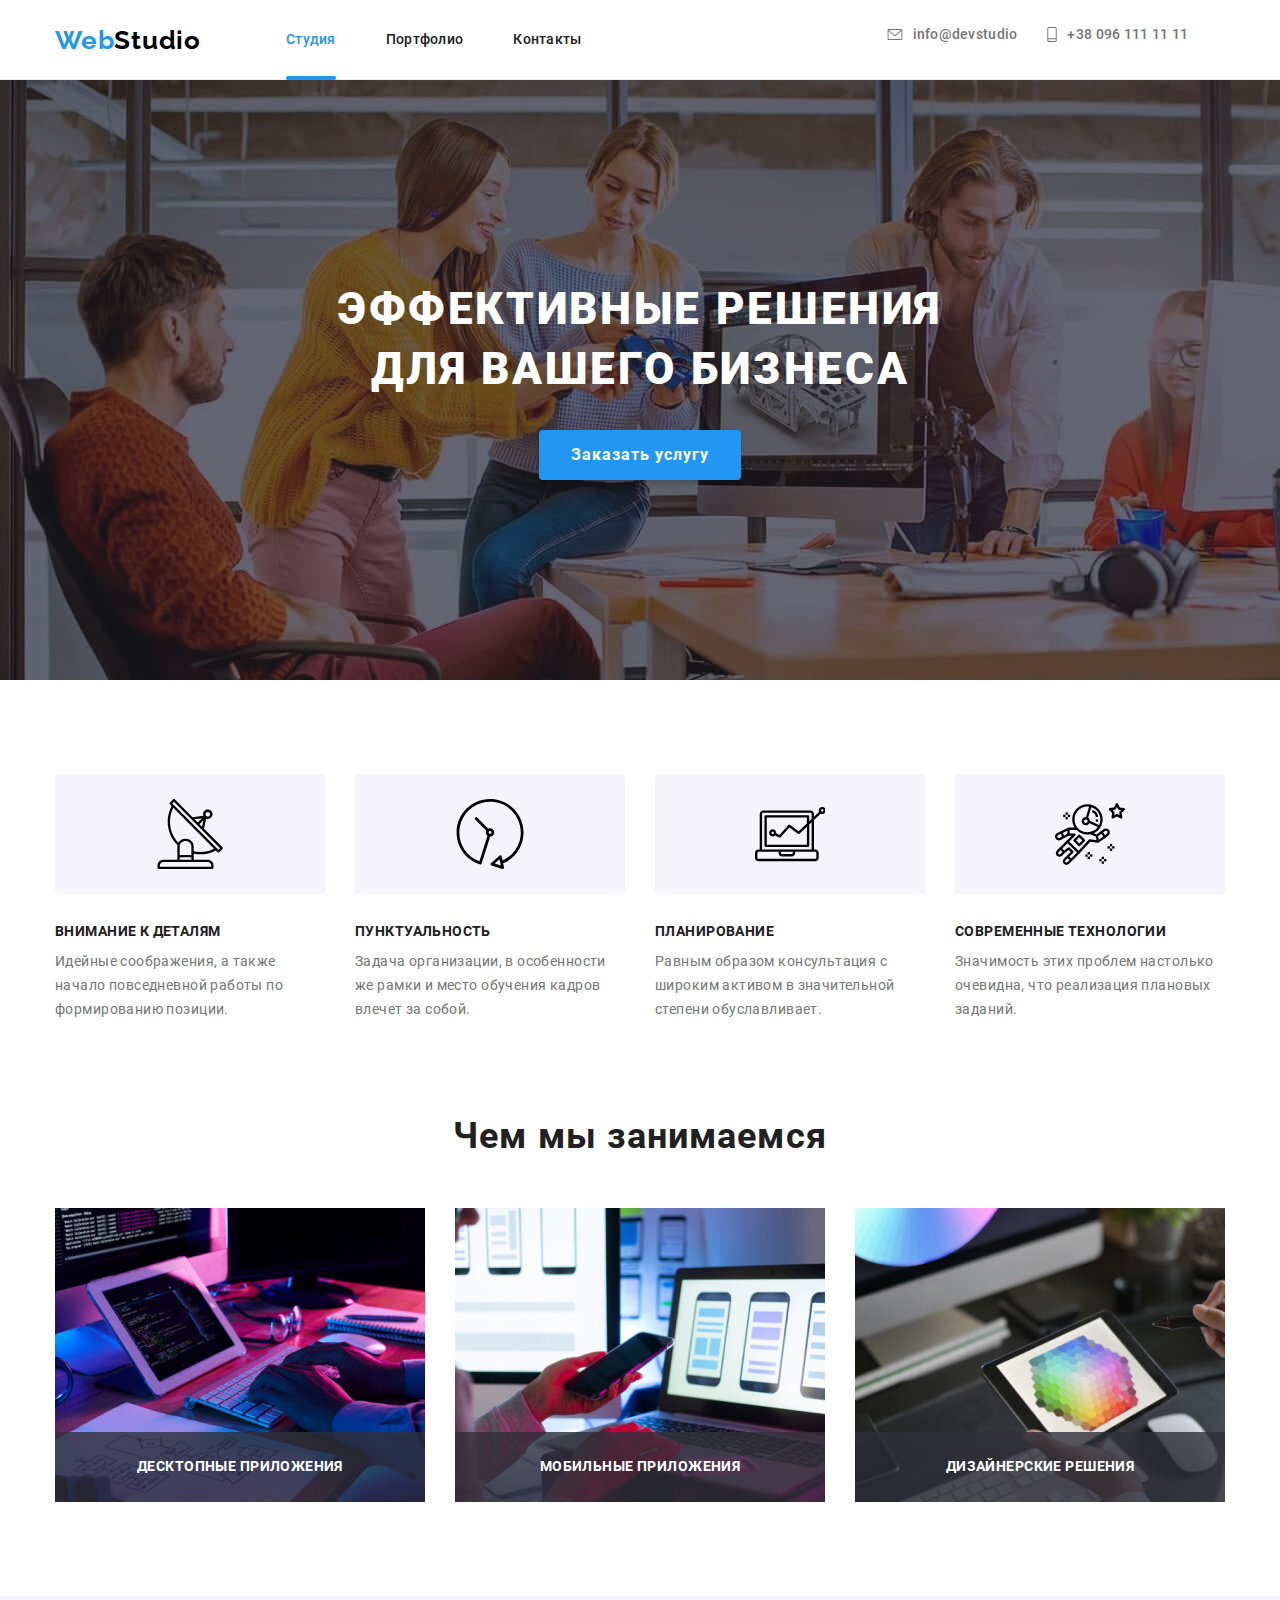
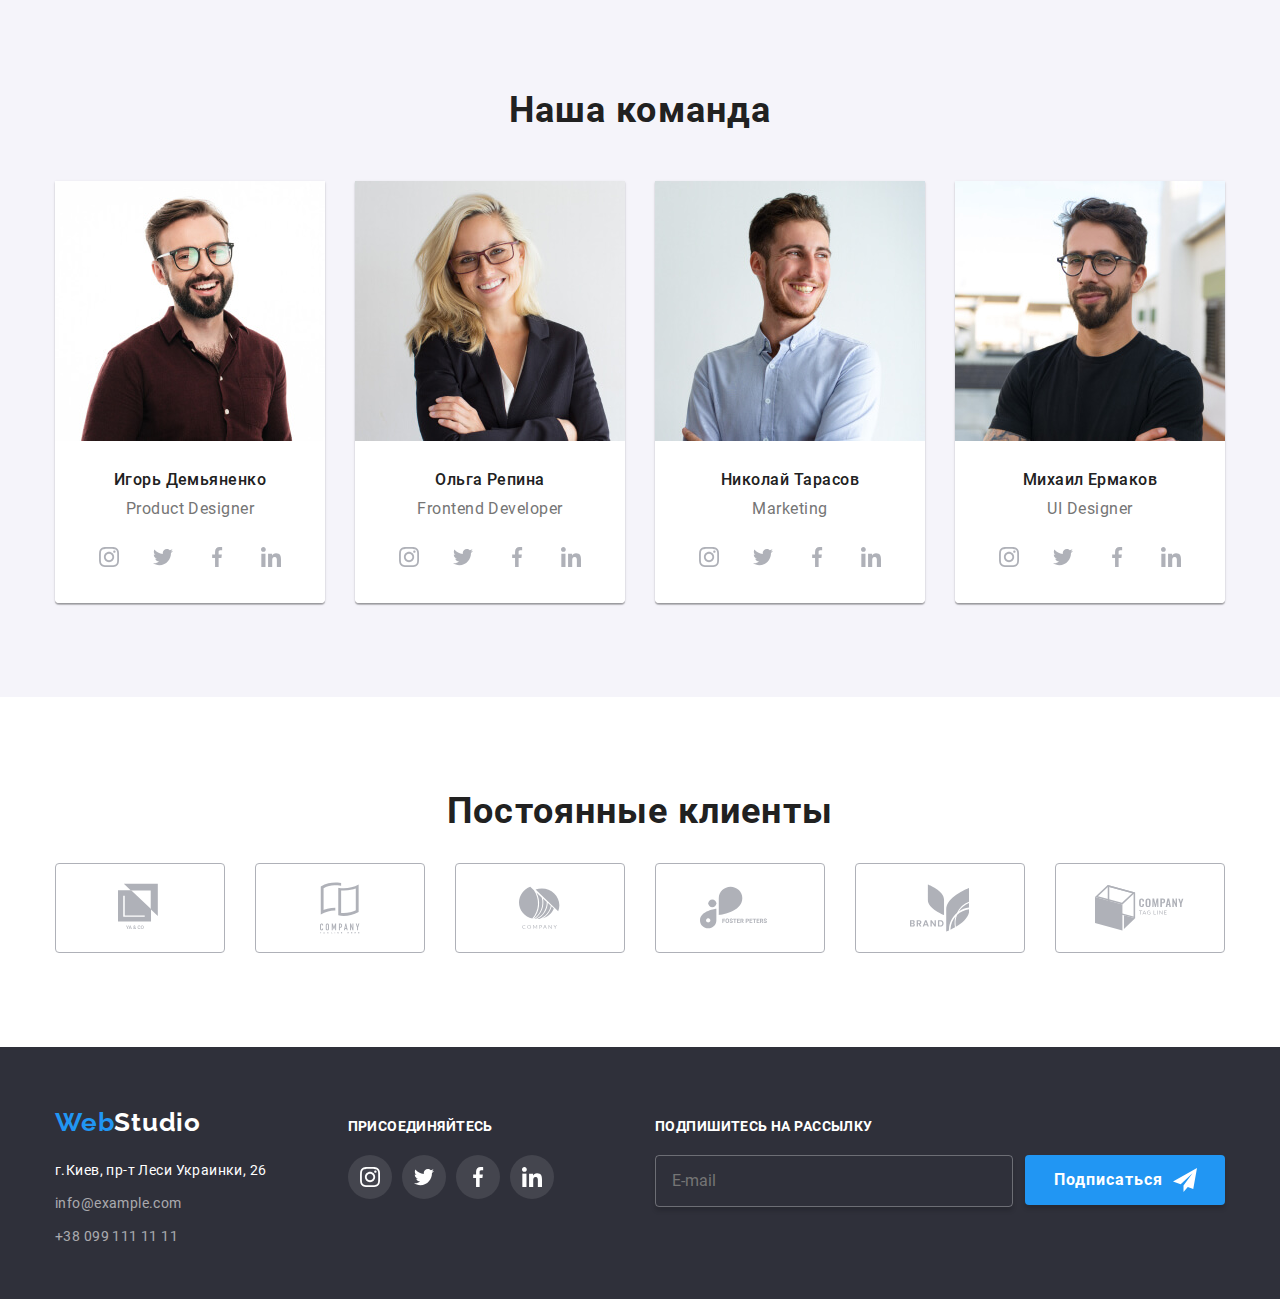
<file: index.html>
<!DOCTYPE html>
<html lang="ru">
  <head>
    <meta charset="UTF-8" />
    <meta name="viewport" content="width=device-width, initial-scale=1.0" />
    <title>Document</title>
    <link
      href="https://fonts.googleapis.com/css2?family=Roboto:wght@400;500;700;900&display=swap"
      rel="stylesheet"
    />
    <link
      href="https://fonts.googleapis.com/css2?family=Oleo+Script&display=swap"
      rel="stylesheet"
    />
    <link
      href="https://fonts.googleapis.com/css2?family=Roboto:wght@400;500;700;900&display=swap"
      rel="stylesheet"
    />
    <link
      href="https://fonts.googleapis.com/css2?family=Raleway:wght@700&display=swap"
      rel="stylesheet"
    />
    <link
      rel="stylesheet"
      href="https://cdnjs.cloudflare.com/ajax/libs/modern-normalize/1.0.0/modern-normalize.min.css"
    />
    <link rel="stylesheet" href="./css/main.min.css" />
  </head>

  <body>
    <!--Шапка сайта-->

    <header class="page-header link">
      <div class="container">
        <nav class="header-items">
          <a href="./index.html" class="logo link"
            ><span class="logo-web">Web</span>Studio</a
          >
          <div class="nav-contacts"  data-menu>
           <ul class="nav list">
            <li class="item current">
              <a href="./index.html" class="current link">Студия</a>
            </li>
            <li class="item">
              <a href="./portfolio.html" class="link">Портфолиo</a>
            </li>
            <li class="item">
              <a href="#contacts" class="link">Контакты</a>
            </li>
          </ul>
          <ul class="contacts list">
          <li class="item">
            <a href="mailto:info@devstudio" class="link">
              <svg class="contacts-icon" width="16" height="11"> 
                <use href="./images/sprite.svg#icon-envelope"></use>
              </svg>
              info@devstudio
            </a>
          </li>
          <li class="item">
            <a href="tel:+380961111111" class="link">
              <svg class="contacts-icon"  width="10" height="15">
                <use href="./images/sprite.svg#icon-smartphone"></use>
              </svg>
              +38 096 111 11 11
            </a>
          </li>
        </ul>
          </div>
            <button type="button" class="mobile-menu-button link" aria-expanded="false" aria-controls="nav-contacts" data-menu-button>
             <svg width="40" height="40" aria-label="Переключатель моб меню">
              <use class="icon-cross" href="./images/sprite.svg#icon-icon-x"></use>
              <use class="icon-menu" href="./images/sprite.svg#icon-menu_24px"></use>
             </svg>
            </button>
        </nav>
      </div>
   </header>
 
     
  <!--Услуги-->

    <main>
      <section class="hero">
        <div class="items">
          <h1 class="hero-title">Эффективные решения <br> для вашего бизнеса</h1>
          <button class="hero-button" data-modal-open type="button">Заказать услугу</button>
        </div>       
      </section>

      <section class="container">
        <div>
          <h2 class="visually-hidden list">Перечень плюсов компании</h2>
          <ul class="features list">
            <li class="item">
              <div class="features-icon">
                <svg width="70" height="70">
                 <use href="./images/sprite.svg#icon-sputnik"></use>
                </svg>
              </div>
              <h3 class="features-title">Внимание к деталям</h3>
              <p class="features-text">
                Идейные соображения, а также начало повседневной работы по
                формированию позиции.
              </p>
            </li>
            <li class="item">
              <div class="features-icon">
                <svg width="70" height="70">
                 <use href="./images/sprite.svg#icon-time"></use>
                </svg>
              </div>
              <h3 class="features-title">Пунктуальность</h3>
              <p class="features-text">
                Задача организации, в особенности же рамки и место обучения
                кадров влечет за собой.
              </p>
            </li>
            <li class="item">
              <div class="features-icon">
                <svg width="70" height="70">
                 <use href="./images/sprite.svg#icon-notebook"></use>
                </svg>
              </div>
              <h3 class="features-title">Планирование</h3>
              <p class="features-text">
                Равным образом консультация с широким активом в значительной
                степени обуславливает.
              </p>
            </li>
            <li class="item">
              <div class="features-icon">
                <svg width="70" height="70">
                 <use href="./images/sprite.svg#icon-astronaut"></use>
                </svg>
              </div>
              <h3 class="features-title">Современные технологии</h3>
              <p class="features-text">
                Значимость этих проблем настолько очевидна, что реализация
                плановых заданий.
              </p>
            </li>
          </ul>
        </div>
      </section>

     <section class="section-specialization">
        <div class="container">
          <h2 class="specialization-title">Чем мы занимаемся</h2>
          <ul class="specialization list">
            <li class="item">
             <picture>
								<source	srcset="
										./images/img1-1x.jpg 1x,
										./images/img1-2x.jpg 2x
									"
									media="(min-width: 1200px)" type="image/webp"
								/>
								<img src="./images/box1.jpg" alt="десктопные приложения"/>
							</picture>
              <p class="specialization-content">Десктопные приложения</p>
            </li>
            <li class="item">
              <picture>
								<source
									srcset="./images/img2-1x.jpg 1x,				./images/img2-2x.jpg 2x	"
									media="(min-width: 1200px)" type="image/webp"	/>
								<img src="./images/box2.jpg" 	alt="Мобильные приложения"/>
              </picture>
               <p class="specialization-content">Мобильные приложения</p>
            </li>
            <li class="item">
              <picture>
								<source
									srcset="
										./images/img3-1x.jpg 1x,
										./images/img3-2x.jpg 2x
									"
									media="(min-width: 1200px)" type="image/webp"
								/>
								<img
									src="./images/box3.jpg"
									alt="Дизайнерские решения"
								/>
              </picture>
              <p class="specialization-content">Дизайнерские решения</p>
            </li>
          </ul>
        </div>
      </section>

      <!--Герои-->

      <section class="section-team">
        <div class="container">
          <h2 class="title">Наша команда</h2>
          <ul class="team list">
            <li class="item">
               <picture>
                <source srcset="./images/team1/team1desctop.jpg 1x, ./images/team1/team1desctop@2x.jpg 2x" media="(min-width: 1200px)" />
                <source srcset="./images/team1/team1tablet.jpg 1x, ./images/team1/team1tablet@2x.jpg 2x" media="(min-width: 768px)" />
                <source srcset="./images/team1/team1phone.jpg 1x, ./images/team1/team1phone@2x.jpg 2x" media="(max-width: 767px)" />
                <img
                 src="./images/img1.jpg"
                alt="Мужчина в коричневой рубашке"/>
              </picture>
              <div class="hero-block">
                <h3 class="hero-title">Игорь Демьяненко</h3>
                <p class="hero-work" lang="en">Product Designer</p>
                <ul class="social-item list">
                 <li class="social-list">
                   <a
                    class="social-link"
                    href="https://www.icon-instagram.com/"
                    target="_blank"
                    rel="noopener noreferer"
                    aria-label="icon-instagram" >
                    <svg width="20" heigth="20">
                      <use href="./images/sprite.svg#icon-instagram"></use>
                    </svg>
                   </a>
                  </li>
                  <li class="social-list">
                  <a
                    class="social-link"
                    href="https://www.icon-twitter.com/"
                    target="_blank"
                    rel="noopener noreferer"
                    aria-label="icon-twitter"
                  >
                    <svg width="20" heigth="20">
                      <use href="./images/sprite.svg#icon-twitter"></use>
                    </svg>
                  </a>
                  </li>
                  <li class="social-list">
                  <a
                    class="social-link"
                    href="https://www.icon-facebook.com/"
                    target="_blank"
                    rel="noopener noreferer"
                    aria-label="icon-facebook"
                  >
                    <svg width="20" heigth="20">
                      <use href="./images/sprite.svg#icon-facebook"></use>
                    </svg>
                  </a>
                  </li>
                  <li class="social-list">
                  <a
                    class="social-link"
                    href="https://www.icon-linkedin.com/"
                    target="_blank"
                    rel="noopener noreferer"
                    aria-label="icon-linkedin"
                  >
                    <svg width="20" heigth="20">
                      <use href="./images/sprite.svg#icon-linkedin"></use>
                    </svg>
                  </a>
                 </li>
               </ul>
               </div>
              </li>

            <li class="item">
              <picture>
                <source srcset="./images/team1/team2desctop.jpg 1x, ./images/team1/team2desctop@2x.jpg 2x" media="(min-width: 1200px)" />
                <source srcset="./images/team1/team2tablet.jpg 1x, ./images/team1/team2tablet@2x.jpg 2x" media="(min-width: 768px)" />
                <source srcset="./images/team1/team2phone.jpg 1x, ./images/team1/team2phone@2x.jpg 2x" media="(max-width: 767px)" />
                <img
                src="./images/img2.jpg"
                alt="Блондинка" /></picture>
                <div class="hero-block">
                   <h3 class="hero-title">Ольга Репина</h3>
                   <p class="hero-work" lang="en">Frontend Developer</p>
                   <ul class="social-item list">
                   <li class="social-list">
                  <a
                    class="social-link"
                    href="https://www.icon-instagram.com/"
                    target="_blank"
                    rel="noopener noreferer"
                    aria-label="icon-instagram"
                  >
                    <svg width="20" heigth="20">
                      <use href="./images/sprite.svg#icon-instagram"></use>
                    </svg>
                  </a>
                </li>
                <li class="social-list">
                  <a
                    class="social-link"
                    href="https://www.icon-twitter.com/"
                    target="_blank"
                    rel="noopener noreferer"
                    aria-label="icon-twitter"
                  >
                    <svg width="20" heigth="20">
                      <use href="./images/sprite.svg#icon-twitter"></use>
                    </svg>
                  </a>
                </li>
                <li class="social-list">
                  <a
                    class="social-link"
                    href="https://www.icon-facebook.com/"
                    target="_blank"
                    rel="noopener noreferer"
                    aria-label="icon-facebook"
                  >
                    <svg width="20" heigth="20">
                      <use href="./images/sprite.svg#icon-facebook"></use>
                    </svg>
                  </a>
                </li>
                <li class="social-list">
                  <a
                    class="social-link"
                    href="https://www.icon-linkedin.com/"
                    target="_blank"
                    rel="noopener noreferer"
                    aria-label="icon-linkedin"
                  >
                    <svg width="20" heigth="20">
                      <use href="./images/sprite.svg#icon-linkedin"></use>
                    </svg>
                  </a>
                </li>
              </ul>
              </div>
            </li>
            
            <li class="item">
              <picture>
                <source srcset="./images/team1/team3desctop.jpg 1x, ./images/team1/team3desctop@2x.jpg 2x" media="(min-width: 1200px)" />
                <source srcset="./images/team1/team3tablet.jpg 1x, ./images/team1/team3tablet@2x.jpg 2x" media="(min-width: 768px)" />
                <source srcset="./images/team1/team3phone.jpg 1x, ./images/team1/team3phone@2x.jpg 2x" media="(max-width: 767px)" />
                <img
                 src="./images/img3.jpg"
                alt="Мужчина в голубой рубашке"/>
              </picture>
              <div class="hero-block">
                <h3 class="hero-title">Николай Тарасов</h3>
                <p class="hero-work" lang="en">Marketing</p>
                <ul class="social-item list">
                  <li class="social-list">
                  <a
                    class="social-link"
                    href="https://www.icon-instagram.com/"
                    target="_blank"
                    rel="noopener noreferer"
                    aria-label="icon-instagram"
                  >
                    <svg width="20" heigth="20">
                      <use href="./images/sprite.svg#icon-instagram"></use>
                    </svg>
                  </a>
                  </li>
                  <li class="social-list">
                   <a
                    class="social-link"
                    href="https://www.icon-twitter.com/"
                    target="_blank"
                    rel="noopener noreferer"
                    aria-label="icon-twitter"
                  >
                    <svg width="20" heigth="20">
                      <use href="./images/sprite.svg#icon-twitter"></use>
                    </svg>
                  </a>
                  </li>
                  <li class="social-list">
                  <a
                    class="social-link"
                    href="https://www.icon-facebook.com/"
                    target="_blank"
                    rel="noopener noreferer"
                    aria-label="icon-facebook"
                  >
                    <svg width="20" heigth="20">
                      <use href="./images/sprite.svg#icon-facebook"></use>
                    </svg>
                  </a>
                  </li>
                  <li class="social-list">
                  <a
                    class="social-link"
                    href="https://www.icon-linkedin.com/"
                    target="_blank"
                    rel="noopener noreferer"
                    aria-label="icon-linkedin"
                  >
                    <svg width="20" heigth="20">
                      <use href="./images/sprite.svg#icon-linkedin"></use>
                    </svg>
                  </a>
                  </li>
                </ul>
                </div>
               </li>
            
            <li class="item">
              <picture>
                <source srcset="./images/team1/team4desctop.jpg 1x, ./images/team1/team4desctop@2x.jpg 2x" media="(min-width: 1200px)" />
                <source srcset="./images/team1/team4tablet.jpg 1x, ./images/team1/team4tablet@2x.jpg 2x" media="(min-width: 768px)" />
                <source srcset="./images/team1/team4phone.jpg 1x, ./images/team1/team4phone@2x.jpg 2x" media="(max-width: 767px)" />
                <img
                 src="./images/img4.jpg"
                alt="Мужчина в черной футболке"/>
              </picture>
              <div class="hero-block">
                 <h3 class="hero-title">Михаил Ермаков</h3>
                 <p class="hero-work" lang="en">UI Designer</p>
                 <ul class="social-item list">
                  <li class="social-list">
                  <a
                    class="social-link"
                    href="https://www.icon-instagram.com/"
                    target="_blank"
                    rel="noopener noreferer"
                    aria-label="icon-instagram"
                  >
                    <svg width="20" heigth="20">
                      <use href="./images/sprite.svg#icon-instagram"></use>
                    </svg>
                  </a>
                  </li>
                  <li class="social-list">
                  <a
                    class="social-link"
                    href="https://www.icon-twitter.com/"
                    target="_blank"
                    rel="noopener noreferer"
                    aria-label="icon-twitter"
                  >
                    <svg width="20" heigth="20">
                      <use href="./images/sprite.svg#icon-twitter"></use>
                    </svg>
                  </a>
                  </li>
                  <li class="social-list">
                  <a
                    class="social-link"
                    href="https://www.icon-facebook.com/"
                    target="_blank"
                    rel="noopener noreferer"
                    aria-label="icon-facebook"
                  >
                    <svg width="20" heigth="20">
                      <use href="./images/sprite.svg#icon-facebook"></use>
                    </svg>
                  </a>
                   </li>
                   <li class="social-list">
                  <a
                    class="social-link"
                    href="https://www.icon-linkedin.com/"
                    target="_blank"
                    rel="noopener noreferer"
                    aria-label="icon-linkedin"
                  >
                    <svg width="20" heigth="20">
                      <use href="./images/sprite.svg#icon-linkedin"></use>
                    </svg>
                  </a>
                  </li>
                </ul>
              </div>
            </li>  
          </ul>
        </div>
      </section>
      
      <!--Clients section-->

      <section class="clients">
        <div class="container">
          <h2 class="clients-title">Постоянные клиенты</h2>
          <ul class="list clients-list">
            <li class="item">
              <a
                class="link"
                href="https://www.icon-logo1.com/"
                target="_blank"
                rel="noopener noreferer"
                aria-label="icon-logo1"
              >
                <svg width="44" heigth="50">
                  <use href="./images/sprite.svg#icon-logo1"></use>
                </svg>
              </a>
            </li>
            <li class="item">
              <a
                class="link"
                href="https://www.icon-logo2.com/"
                target="_blank"
                rel="noopener noreferer"
                aria-label="icon-logo2"
              >
                <svg width="40" heigth="52">
                  <use href="./images/sprite.svg#icon-logo2"></use>
                </svg>
              </a>
            </li>
            <li class="item">
              <a
                class="link"
                href="https://www.icon-logo3.com/"
                target="_blank"
                rel="noopener noreferer"
                aria-label="icon-logo3"
              >
                <svg width="41" heigth="42">
                  <use href="./images/sprite.svg#icon-logo3"></use>
                </svg>
              </a>
            </li>
            <li class="item">
              <a
                class="link"
                href="https://www.icon-logo4.com/"
                target="_blank"
                rel="noopener noreferer"
                aria-label="icon-logo4"
              >
                <svg width="80" heigth="42">
                  <use href="./images/sprite.svg#icon-logo4"></use>
                </svg>
              </a>
            </li>
            <li class="item">
              <a
                class="link"
                href="https://www.icon-logo5.com/"
                target="_blank"
                rel="noopener noreferer"
                aria-label="icon-logo5"
              >
                <svg width="59" heigth="47">
                  <use href="./images/sprite.svg#icon-logo5"></use>
                </svg>
              </a>
            </li>
            <li class="item">
              <a
                class="link"
                href="https://www.icon-logo6.com/"
                target="_blank"
                rel="noopener noreferer"
                aria-label="icon-logo6"
              >
                <svg width="89" heigth="46">
                  <use href="./images/sprite.svg#icon-logo6"></use>
                </svg>
              </a>
            </li>
          </ul>
        </div>
      </section>
    </main>

    <!--Контакты-->

    <footer class="footer">
      <div class="container footer-list">
        <div class="address-contact">
          <section class="address">
           <a href="./index.html" class="logo"><span class="logo-web">Web</span>Studio</a>
           <address class="address-map">
            <a href="https://goo.gl/maps/rWAJ1AhQzPDFPeK29" class="item link"
                  target="_blank"
                  rel="noopener noreferer"
                  >г.Киев, пр-т Леси Украинки, 26</a
                >
            <ul class="list address-list">
              <li class="item">
                <a href="mailto:info@example.com" class="link"
                  >info@example.com</a
                >
              </li>
              <li class="item">
                <a href="tel:+380991111111" class="link">+38 099 111 11 11</a>
              </li>
            </ul>
           </address>
          </section>
          <section class="social">
          <h3 class="footer-title">ПРИСОЕДИНЯЙТЕСЬ</h3>
           <ul class="footer-social list">
             <li class="item">
                <a href="https://www.icon-instagram.com/" class="link"
                    target="_blank"
                    rel="noopener noreferer"
                    aria-label="icon-instagram"
                  >
                    <svg width="20" heigth="20">
                      <use href="./images/sprite.svg#icon-instagram"></use>
                    </svg>
                </a>
              </li>
              <li class="item">
                <a href="https://www.icon-twitter.com/" class="link"
                    target="_blank"
                    rel="noopener noreferer"
                    aria-label="icon-twitter"
                  >
                    <svg width="20" heigth="20">
                      <use href="./images/sprite.svg#icon-twitter"></use>
                    </svg>
                </a>
              </li>
              <li class="item">
                <a href="https://www.icon-facebook.com/" class="link"
                    target="_blank"
                    rel="noopener noreferer"
                    aria-label="icon-facebook"
                  >
                    <svg width="20" heigth="20">
                      <use href="./images/sprite.svg#icon-facebook"></use>
                    </svg>
                </a>
              </li>
              <li class="item">
                <a href="https://www.icon-linkedin.com/" class="link"
                    target="_blank"
                    rel="noopener noreferer"
                    aria-label="icon-linkedin"
                  >
                    <svg width="20" heigth="20">
                      <use href="./images/sprite.svg#icon-linkedin"></use>
                    </svg>
                </a>
              </li>
            </ul>
          </section>
        </div>
        <div class="subscribe">
           <h3 class="subscribe-header">Подпишитесь на рассылку</h3>
           <form class="subscribe-form">
             <input class="subscribe-input" type="email" name="email" placeholder="E-mail"/></label>
             <button class="button-subscribe" type="submit">
                <span class="text">Подписаться </span>
                <svg width="24" height="24">
                  <use href="./images/sprite.svg#icon-iconPlane"></use>
                </svg>                      
             </button>
           </form>
        </div>
      </div>
    </footer>
   <div class="backdrop is-hidden" data-modal>
          <div class="modal">
           <p class="modal-title">Оставьте свои данные, мы вам перезвоним</p>
            <button class="modal-btn" data-modal-close>
              <svg class="icon-x" width="11" height="11">
                <use href="./images/sprite.svg#icon-icon-x"></use>
              </svg>
            </button>
           <form class="form" autocomplete="off">
              <label class="form-field"><input class="form-input" type="text" name="user-name" placeholder=" "/>
                <span class="form-label">Имя</span>
                <svg class="icon-modal" width="12" height="12">
                <use href="./images/sprite.svg#icon-Vector5"></use>
              </svg>
                
              </label>
              <label class="form-field"><input class="form-input" type="tel" name="user-name" placeholder=" "/>
                <span class="form-label">Телефон</span>
                <svg class="icon-modal" width="13" height="12">
                <use href="./images/sprite.svg#icon-Vector4"></use>
              </svg>
              </label>
              <label class="form-field"><input class="form-input" type="email" name="user-name" placeholder=" "/>
                <span class="form-label">Почта</span>
                <svg class="icon-modal" width="15" height="12">
                <use href="./images/sprite.svg#icon-Vector6"></use>
              </svg>
              </label>
              <label class="form-field">
                <textarea class="comments" name="comment" id="comment" cols ="30" rows="10" placeholder="Введите текст"></textarea>
                <span class="form-label text-comment">Комментарий</span>
              </label>
              <label class="label-checkbox" for="policy">
                <input class="checkbox" type="checkbox" name="policy" id="policy">
                <span class="icon-checkbox"></span>
                Соглашаюсь с рассылкой и принимаю <a href="" class="link-checkbox">Условия договора</a>
              </label>
                <button class="modal-btn-send" type="submit">Отправить</button>
            </form>
         </div>
        </div>
        
  <script src="./js/modal.js"></script>
  <script src="./js/menu.js"></script>
  <script>
    (() => {
      document.querySelector('.js-speaker-form').addEventListener('submit', e => {
     e.preventDefault();

     new FormData(e.currentTarget).forEach((value, name) =>
      console.log(`${name}: ${value}`),
       );
     });
   })();
 </script>
  </body>
</html>
</file>
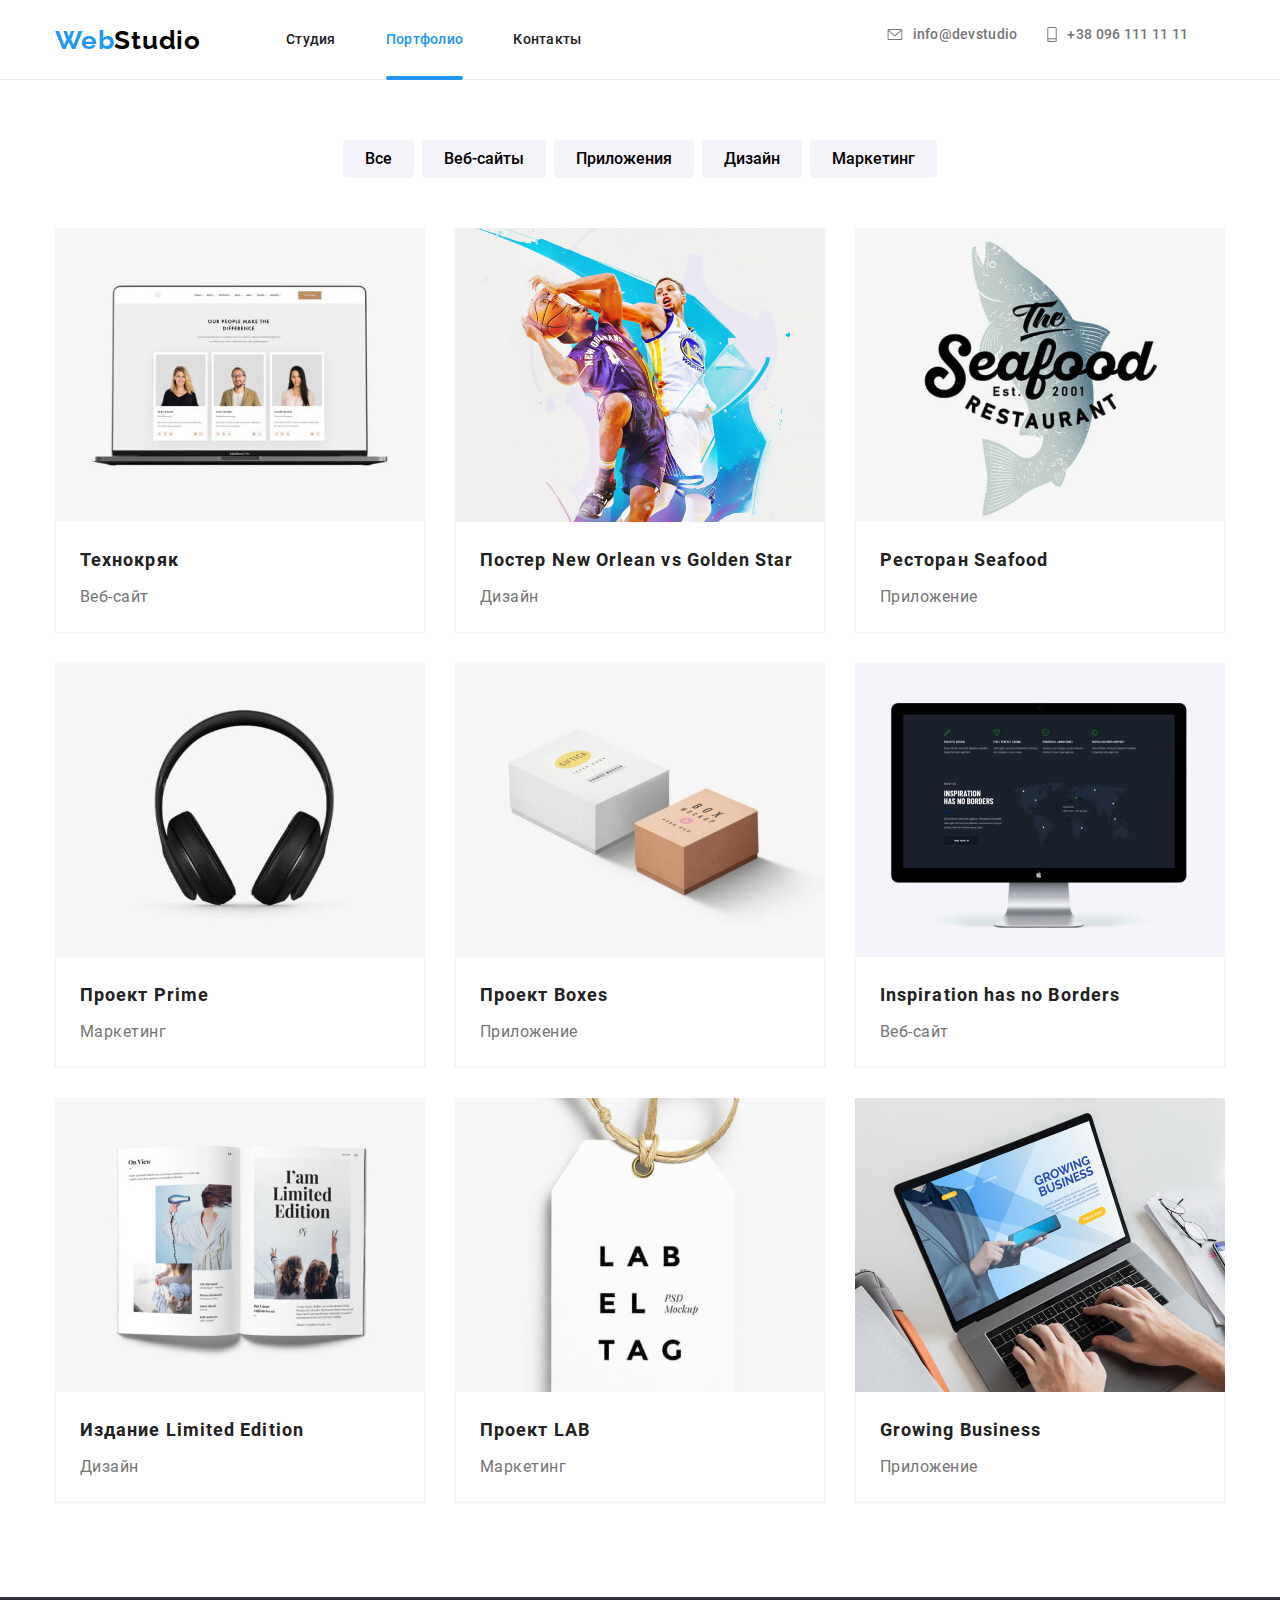
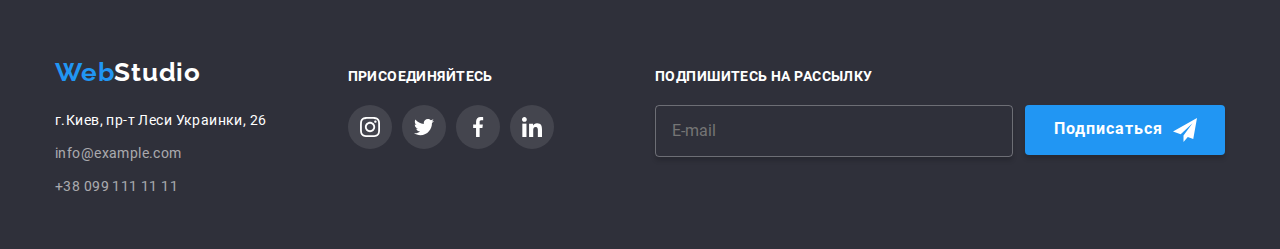
<file: portfolio.html>
<!DOCTYPE html>
<html lang="ru">
  <head>
    <meta charset="UTF-8" />
    <meta name="viewport" content="width=device-width, initial-scale=1.0" />
    <title>Document</title>
    <link
      href="https://fonts.googleapis.com/css2?family=Raleway:wght@700&display=swap"
      rel="stylesheet"
    />
    <link
      rel="stylesheet"
      href="https://cdnjs.cloudflare.com/ajax/libs/modern-normalize/1.0.0/modern-normalize.min.css"
    />
     <link rel="stylesheet" href="./css/portfolio.min.css" />
  </head>
  <body>
    <!--Шапка сайта-->

    <header class="page-header link">
      <div class="container">
        <nav class="header-items">
          <a href="./index.html" class="logo link"
            ><span class="logo-web">Web</span>Studio</a
          >
          <div class="nav-contacts"  data-menu>
           <ul class="nav list">
            <li class="item current">
              <a href="./index.html" class="link">Студия</a>
            </li>
            <li class="item">
              <a href="./portfolio.html" class="link current">Портфолиo</a>
            </li>
            <li class="item">
              <a href="#contacts" class="link">Контакты</a>
            </li>
          </ul>
          <ul class="contacts list">
          <li class="item">
            <a href="mailto:info@devstudio" class="link">
              <svg class="contacts-icon" width="16" height="11"> 
                <use href="./images/sprite.svg#icon-envelope"></use>
              </svg>
              info@devstudio
            </a>
          </li>
          <li class="item">
            <a href="tel:+380961111111" class="link">
              <svg class="contacts-icon"  width="10" height="15">
                <use href="./images/sprite.svg#icon-smartphone"></use>
              </svg>
              +38 096 111 11 11
            </a>
          </li>
        </ul>
          </div>
            <button type="button" class="mobile-menu-button link" aria-expanded="false" aria-controls="nav-contacts" data-menu-button>
             <svg width="40" height="40" aria-label="Переключатель моб меню">
              <use class="icon-cross" href="./images/sprite.svg#icon-icon-x"></use>
              <use class="icon-menu" href="./images/sprite.svg#icon-menu_24px"></use>
             </svg>
            </button>
        </nav>
      </div>
   </header>

    <!--Ссылки-->

    <main>
      <section class="title-portfolio">
        <div class="container">
          <h1 class="visually-hidden">Portfolio</h1>
          <ul class="list menu-button">
            <li class="item">
              <button type="button" class="title-button">Все</button>
            </li>
            <li class="item">
              <button type="button" class="title-button">Веб-сайты</button>
            </li>
            <li class="item">
              <button type="button" class="title-button">Приложения</button>
            </li>
            <li class="item">
              <button type="button" class="title-button">Дизайн</button>
            </li>
            <li class="item">
              <button type="button" class="title-button">Маркетинг</button>
            </li>
          </ul>
          <ul class="list img-work">
            <li class="item">
              <a href="./" class="link">
                <div class="product-thumb">
                  <picture>
                    <source srcset="./images/portfolio1/portf1desc.jpg 1x, ./images/portfolio1/portf1desc@2x.jpg 2x" media="(min-width: 1200px)" />
                   <source srcset="./images/portfolio1/portf1tabl.jpg 1x, ./images/portfolio1/portf1tabl@2x.jpg 2x" media="(min-width: 768px)" />
                   <source srcset="./images/portfolio1/portf1phone.jpg 1x, ./images/portfolio1/portf1phone@2x.jpg 2x" media="(max-width: 767px)" />
                    <img src="./images/img01.jpg" alt="Ноутбук с 3 лицами" />
                  </picture>
                   <div class="portfolio-actions">
                     <p>Технокряк это современная площадка распространения коронавируса.
                        Компании используют эту платформу для цифрового шпионажа 
                        и атак на защищённые сервера конкурентов.</p>
                    </div>
                </div>
                   <div class="portfolio-meta">
                     <h2 class="title-work">Технокряк</h2>
                     <p class="type-work">Веб-сайт</p>
                    </div>                 
              </a>
            </li>
            <li class="item">
              <a href="./" class="link">
                <div class="product-thumb">
                  <picture>
                    <source srcset="./images/portfolio1/portf2desc.jpg 1x, ./images/portfolio1/portf2desc@2x.jpg 2x" media="(min-width: 1200px)" />
                    <source srcset="./images/portfolio1/portf2tabl.jpg 1x, ./images/portfolio1/portf2tabl@2x.jpg 2x" media="(min-width: 768px)" />
                    <source srcset="./images/portfolio1/portf2phone.jpg 1x, ./images/portfolio1/portf2phone@2x.jpg 2x" media="(max-width: 767px)" />
                    <img src="./images/img02.jpg" alt="Два баскетболиста" />
                 </picture>
                  <div class="portfolio-actions">
                     <p>Технокряк это современная площадка распространения коронавируса.
                        Компании используют эту платформу для цифрового шпионажа 
                        и атак на защищённые сервера конкурентов.</p>
                  </div>
                </div>
                <div class="portfolio-meta">
                  <h2 class="title-work">Постер New Orlean vs Golden Star</h2>
                  <p class="type-work">Дизайн</p>
                </div>
                </a>
            </li>
            <li class="item">
              <a href="./" class="link">
                <div class="product-thumb">
                  <picture>
                    <source srcset="./images/portfolio1/portf3desktop.jpg 1x, ./images/portfolio1/portf3desktop@2x.jpg 2x" media="(min-width: 1200px)" />
                    <source srcset="./images/portfolio1/portf3tablet.jpg 1x, ./images/portfolio1/portf3tablet@2x.jpg 2x" media="(min-width: 768px)" />
                    <source srcset="./images/portfolio1/portf3mobile.jpg 1x, ./images/portfolio1/portf3mobile@2x.jpg 2x" media="(max-width: 767px)" />
                    <img src="./images/img03.jpg" alt="Рыба и буквы" />
                  </picture>
                  <div class="portfolio-actions">
                  <p>Технокряк это современная площадка распространения коронавируса.
                        Компании используют эту платформу для цифрового шпионажа 
                        и атак на защищённые сервера конкурентов.</p>
                      </div>
                </div>
                <div class="portfolio-meta">
                  <h2 class="title-work">Ресторан Seafood</h2>
                  <p class="type-work">Приложение</p>
                </div>
              </a>
            </li>
            <li class="item">
              <a href="./" class="link">
                <div class="product-thumb">
                  <picture>
                    <source srcset="./images/portfolio1/portf4desc.jpg 1x, ./images/portfolio1/portf4desc@2x.jpg 2x" media="(min-width: 1200px)" />
                    <source srcset="./images/portfolio1/portf4tabl.jpg 1x, ./images/portfolio1/portf4tabl@2x.jpg 2x" media="(min-width: 768px)" />
                    <source srcset="./images/portfolio1/portf4phone.jpg 1x, ./images/portfolio1/portf4phone@2x.jpg 2x" media="(max-width: 767px)" />
                     <img src="./images/img04.jpg" alt="Ноушники" />
                  </picture>
                  <div class="portfolio-actions">
                  <p>Технокряк это современная площадка распространения коронавируса.
                        Компании используют эту платформу для цифрового шпионажа 
                        и атак на защищённые сервера конкурентов.</p>
                      </div>
                </div>
                <div class="portfolio-meta">
                  <h2 class="title-work">Проект Prime</h2>
                  <p class="type-work">Маркетинг</p>
                </div>
              </a>
            </li>
            <li class="item">
              <a href="./" class="link">
                <div class="product-thumb">
                  <picture>
                    <source srcset="./images/portfolio1/portf5desc.jpg 1x, ./images/portfolio1/portf5desc@2x.jpg 2x" media="(min-width: 1200px)" />
                    <source srcset="./images/portfolio1/portf5tabl.jpg 1x, ./images/portfolio1/portf5tabl@2x.jpg 2x" media="(min-width: 768px)" />
                    <source srcset="./images/portfolio1/portf5phone.jpg 1x, ./images/portfolio1/portf5phone@2x.jpg 2x" media="(max-width: 767px)" />
                    <img src="./images/img05.jpg" alt="Две коробки" />
                  </picture>
                  <div class="portfolio-actions">
                  <p>Технокряк это современная площадка распространения коронавируса.
                        Компании используют эту платформу для цифрового шпионажа 
                        и атак на защищённые сервера конкурентов.</p>
                      </div>
                </div>
                <div class="portfolio-meta">
                  <h2 class="title-work">Проект Boxes</h2>
                  <p class="type-work">Приложение</p>
                </div>
              </a>
            </li>
            <li class="item">
              <a href="./" class="link">
                <div class="product-thumb">
                  <picture>
                    <source srcset="./images/portfolio1/portf6desc.jpg 1x, ./images/portfolio1/portf6desc@2x.jpg 2x" media="(min-width: 1200px)" />
                    <source srcset="./images/portfolio1/portf6tabl.jpg 1x, ./images/portfolio1/portf6tabl@2x.jpg 2x" media="(min-width: 768px)" />
                    <source srcset="./images/portfolio1/portf6phone.jpg 1x, ./images/portfolio1/portf6phone@2x.jpg 2x" media="(max-width: 767px)" />
                   <img src="./images/img06.jpg" alt="Монитор" />
                  </picture>
                  <div class="portfolio-actions">
                  <p>Технокряк это современная площадка распространения коронавируса.
                        Компании используют эту платформу для цифрового шпионажа 
                        и атак на защищённые сервера конкурентов.</p>
                      </div>
                </div>
                <div class="portfolio-meta">
                  <h2 class="title-work">Inspiration has no Borders</h2>
                  <p class="type-work">Веб-сайт</p>
                </div>
              </a>
            </li>
           <li class="item">
              <a href="./" class="link">
                <div class="product-thumb">
                  <picture>
                    <source srcset="./images/portfolio1/portf7desc.jpg 1x, ./images/portfolio1/portf7desc@2x.jpg 2x" media="(min-width: 1200px)" />
                    <source srcset="./images/portfolio1/portf7tabl.jpg 1x, ./images/portfolio1/portf7tabl@2x.jpg 2x" media="(min-width: 768px)" />
                    <source srcset="./images/portfolio1/portf7phone.jpg 1x, ./images/portfolio1/portf7phone@2x.jpg 2x" media="(max-width: 767px)" />
                    <img src="./images/img07.jpg" alt="Развернутый журнал" />
                </picture>
                  <div class="portfolio-actions">
                  <p>Технокряк это современная площадка распространения коронавируса.
                        Компании используют эту платформу для цифрового шпионажа 
                        и атак на защищённые сервера конкурентов.</p>
                      </div>
                </div>
                <div class="portfolio-meta">
                  <h2 class="title-work">Издание Limited Edition</h2>
                  <p class="type-work">Дизайн</p>
                </div>
              </a>
            </li>
            <li class="item">
              <a href="./" class="link">
                <div class="product-thumb">
                  <picture>
                    <source srcset="./images/portfolio1/portf8desc.jpg 1x, ./images/portfolio1/portf8desc@2x.jpg 2x" media="(min-width: 1200px)" />
                    <source srcset="./images/portfolio1/portf8tabl.jpg 1x, ./images/portfolio1/portf8tabl@2x.jpg 2x" media="(min-width: 768px)" />
                    <source srcset="./images/portfolio1/portf8phone.jpg 1x, ./images/portfolio1/portf8phone@2x.jpg 2x" media="(max-width: 767px)" />
                    <img src="./images/img08.jpg" alt="Бирка с буквами" />
                  </picture>
                  <div class="portfolio-actions">
                  <p>Технокряк это современная площадка распространения коронавируса.
                        Компании используют эту платформу для цифрового шпионажа 
                        и атак на защищённые сервера конкурентов.</p>
                      </div>
                </div>
                <div class="portfolio-meta">
                  <h2 class="title-work">Проект LAB</h2>
                  <p class="type-work">Маркетинг</p>
                </div>
              </a>
            </li>
            <li class="item">
              <a href="./" class="link">
                <div class="product-thumb">
                  <picture>
                    <source srcset="./images/portfolio1/portf9desc.jpg 1x, ./images/portfolio1/portf9desc@2x.jpg 2x" media="(min-width: 1200px)" />
                    <source srcset="./images/portfolio1/portf9tabl.jpg 1x, ./images/portfolio1/portf9tabl@2x.jpg 2x" media="(min-width: 768px)" />
                    <source srcset="./images/portfolio1/portf9phone.jpg 1x, ./images/portfolio1/portf9phone@2x.jpg 2x" media="(max-width: 767px)" />
                    <img src="./images/img09.jpg" alt="Мужчина работает за наутбуком" />
                  </picture>
                  <div class="portfolio-actions">
                  <p>Технокряк это современная площадка распространения коронавируса.
                        Компании используют эту платформу для цифрового шпионажа 
                        и атак на защищённые сервера конкурентов.</p>
                      </div>
                </div>
                <div class="portfolio-meta">
                  <h2 class="title-work">Growing Business</h2>
                  <p class="type-work">Приложение</p>
                </div>
              </a>
            </li>
          </ul>
        </div>
      </section>
    </main>

    <!--Контакты-->

    <footer class="footer">
      <div class="container footer-list">
        <div class="address-contact">
          <section class="address">
           <a href="./index.html" class="logo"><span class="logo-web">Web</span>Studio</a>
           <address class="address-map">
            <a href="https://goo.gl/maps/rWAJ1AhQzPDFPeK29" class="item link"
                  target="_blank"
                  rel="noopener noreferer"
                  >г.Киев, пр-т Леси Украинки, 26</a
                >
            <ul class="list address-list">
              <li class="item">
                <a href="mailto:info@example.com" class="link"
                  >info@example.com</a
                >
              </li>
              <li class="item">
                <a href="tel:+380991111111" class="link">+38 099 111 11 11</a>
              </li>
            </ul>
           </address>
          </section>
          <section class="social">
          <h3 class="footer-title">ПРИСОЕДИНЯЙТЕСЬ</h3>
           <ul class="footer-social list">
             <li class="item">
                <a href="https://www.icon-instagram.com/" class="link"
                    target="_blank"
                    rel="noopener noreferer"
                    aria-label="icon-instagram"
                  >
                    <svg width="20" heigth="20">
                      <use href="./images/sprite.svg#icon-instagram"></use>
                    </svg>
                </a>
              </li>
              <li class="item">
                <a href="https://www.icon-twitter.com/" class="link"
                    target="_blank"
                    rel="noopener noreferer"
                    aria-label="icon-twitter"
                  >
                    <svg width="20" heigth="20">
                      <use href="./images/sprite.svg#icon-twitter"></use>
                    </svg>
                </a>
              </li>
              <li class="item">
                <a href="https://www.icon-facebook.com/" class="link"
                    target="_blank"
                    rel="noopener noreferer"
                    aria-label="icon-facebook"
                  >
                    <svg width="20" heigth="20">
                      <use href="./images/sprite.svg#icon-facebook"></use>
                    </svg>
                </a>
              </li>
              <li class="item">
                <a href="https://www.icon-linkedin.com/" class="link"
                    target="_blank"
                    rel="noopener noreferer"
                    aria-label="icon-linkedin"
                  >
                    <svg width="20" heigth="20">
                      <use href="./images/sprite.svg#icon-linkedin"></use>
                    </svg>
                </a>
              </li>
            </ul>
          </section>
        </div>
        <div class="subscribe">
           <h3 class="subscribe-header">Подпишитесь на рассылку</h3>
           <form class="subscribe-form">
             <input class="subscribe-input" type="email" name="email" placeholder="E-mail"/></label>
             <button class="button-subscribe" type="submit">
                <span class="text">Подписаться </span>
                <svg width="24" height="24">
                  <use href="./images/sprite.svg#icon-iconPlane"></use>
                </svg>                      
             </button>
           </form>
        </div>
      </div>
    </footer>
   <div class="backdrop is-hidden" data-modal>
          <div class="modal">
           <p class="modal-title">Оставьте свои данные, мы вам перезвоним</p>
            <button class="modal-btn" data-modal-close>
              <svg class="icon-x" width="11" height="11">
                <use href="./images/sprite.svg#icon-icon-x"></use>
              </svg>
            </button>
           <form class="form" autocomplete="off">
              <label class="form-field"><input class="form-input" type="text" name="user-name" placeholder=" "/>
                <span class="form-label">Имя</span>
                <svg class="icon-modal" width="12" height="12">
                <use href="./images/sprite.svg#icon-Vector5"></use>
              </svg>
                
              </label>
              <label class="form-field"><input class="form-input" type="tel" name="user-name" placeholder=" "/>
                <span class="form-label">Телефон</span>
                <svg class="icon-modal" width="13" height="12">
                <use href="./images/sprite.svg#icon-Vector4"></use>
              </svg>
              </label>
              <label class="form-field"><input class="form-input" type="email" name="user-name" placeholder=" "/>
                <span class="form-label">Почта</span>
                <svg class="icon-modal" width="15" height="12">
                <use href="./images/sprite.svg#icon-Vector6"></use>
              </svg>
              </label>
              <label class="form-field">
                <textarea class="comments" name="comment" id="comment" cols ="30" rows="10" placeholder="Введите текст"></textarea>
                <span class="form-label text-comment">Комментарий</span>
              </label>
              <label class="label-checkbox" for="policy">
                <input class="checkbox" type="checkbox" name="policy" id="policy">
                <span class="icon-checkbox"></span>
                Соглашаюсь с рассылкой и принимаю <a href="" class="link-checkbox">Условия договора</a>
              </label>
                <button class="modal-btn-send" type="submit">Отправить</button>
            </form>
         </div>
        </div>
        
  <script src="./js/modal.js"></script>
  <script src="./js/menu.js"></script>
  <script>
    (() => {
      document.querySelector('.js-speaker-form').addEventListener('submit', e => {
     e.preventDefault();

     new FormData(e.currentTarget).forEach((value, name) =>
      console.log(`${name}: ${value}`),
       );
     });
   })();
 </script>
  </body>
</html>
</file>
<file: css/main.min.css>
.list,.nav,.contacts,.address-list,.social .footer-social,.specialization,.features,.team,.social-item,.clients-list,.menu-button,.img-work{margin-top:0px;margin-bottom:0px;padding:0px;list-style:none}.specialization img,.section-team img{max-width:100%;height:auto;display:block}.logo{display:inline-block;color:#000000;text-decoration:none;font-family:Raleway, sans-serif;font-weight:700;font-size:26px;line-height:1.19;letter-spacing:.03em}.checkbox{position:absolute;width:1px;height:1px;margin:-1px;padding:0;overflow:hidden;border:0;clip:rect(0 0 0 0)}.modal-btn,.label-checkbox,.modal-btn-send{display:flex;justify-content:center;align-items:center}@font-face{font-family:"Roboto";font-weight:400;src:url("../fonts/roboto-v20-latin_cyrillic-regular.eot");src:local("Roboto"),local("Roboto-Regular"),url("../fonts/roboto-v20-latin_cyrillic-regular.eot?#iefix") format("embedded-opentype"),url("../fonts/roboto-v20-latin_cyrillic-regular.woff2") format("woff2"),url("../fonts/roboto-v20-latin_cyrillic-regular.woff") format("woff"),url("../fonts/roboto-v20-latin_cyrillic-regular.ttf") format("truetype"),url("../fonts/roboto-v20-latin_cyrillic-regular.svg#Roboto") format("svg")}@font-face{font-family:"Roboto";font-weight:500;src:url("../fonts/roboto-v20-latin_cyrillic-500.eot");src:local("Roboto Medium"),local("Roboto-Medium"),url("../fonts/roboto-v20-latin_cyrillic-500.eot?#iefix") format("embedded-opentype"),url("../fonts/roboto-v20-latin_cyrillic-500.woff2") format("woff2"),url("../fonts/roboto-v20-latin_cyrillic-500.woff") format("woff"),url("../fonts/roboto-v20-latin_cyrillic-500.ttf") format("truetype"),url("../fonts/roboto-v20-latin_cyrillic-500.svg#Roboto") format("svg")}@font-face{font-family:"Roboto";font-weight:700;src:url("../fonts/roboto-v20-latin_cyrillic-700.eot");src:local("Roboto Bold"),local("Roboto-Bold"),url("../fonts/roboto-v20-latin_cyrillic-700.eot?#iefix") format("embedded-opentype"),url("../fonts/roboto-v20-latin_cyrillic-700.woff2") format("woff2"),url("../fonts/roboto-v20-latin_cyrillic-700.woff") format("woff"),url("../fonts/roboto-v20-latin_cyrillic-700.ttf") format("truetype"),url("../fonts/roboto-v20-latin_cyrillic-700.svg#Roboto") format("svg")}@font-face{font-family:"Roboto";font-weight:900;src:url("../fonts/roboto-v20-latin_cyrillic-900.eot");src:local("Roboto $title-text-color"),local("Roboto-$title-text-color"),url("../fonts/roboto-v20-latin_cyrillic-900.eot?#iefix") format("embedded-opentype"),url("../fonts/roboto-v20-latin_cyrillic-900.woff2") format("woff2"),url("../fonts/roboto-v20-latin_cyrillic-900.woff") format("woff"),url("../fonts/roboto-v20-latin_cyrillic-900.ttf") format("truetype"),url("../fonts/roboto-v20-latin_cyrillic-900.svg#Roboto") format("svg")}@font-face{font-family:"Raleway";font-weight:400;src:url("../fonts/raleway-v18-latin_cyrillic-regular.eot");src:local(""),url("../fonts/raleway-v18-latin_cyrillic-regular.eot?#iefix") format("embedded-opentype"),url("../fonts/raleway-v18-latin_cyrillic-regular.woff2") format("woff2"),url("../fonts/raleway-v18-latin_cyrillic-regular.woff") format("woff"),url("../fonts/raleway-v18-latin_cyrillic-regular.ttf") format("truetype"),url("../fonts/raleway-v18-latin_cyrillic-regular.svg#Raleway") format("svg")}@font-face{font-family:"Raleway";font-weight:700;src:url("../fonts/raleway-v18-latin_cyrillic-700.eot");src:local(""),url("../fonts/raleway-v18-latin_cyrillic-700.eot?#iefix") format("embedded-opentype"),url("../fonts/raleway-v18-latin_cyrillic-700.woff2") format("woff2"),url("../fonts/raleway-v18-latin_cyrillic-700.woff") format("woff"),url("../fonts/raleway-v18-latin_cyrillic-700.ttf") format("truetype"),url("../fonts/raleway-v18-latin_cyrillic-700.svg#Raleway") format("svg")}body{font-family:"Roboto",sans-serif;line-height:1.71;letter-spacing:.03em;background:#fff;color:#757575;margin:0px}body.modal-open{overflow:hidden}html{box-sizing:border-box;line-height:1.15}*,*::before,*::after{box-sizing:inherit}h1,h2,h3{margin-top:0px}p{margin:0px}img{display:block;max-width:100%;height:auto}.visually-hidden{position:absolute;width:1px;height:1px;margin:-1px;padding:0;border:0;clip:rect(0 0 0 0);overflow:hidden}.page-header{position:fixed;top:0;left:0;width:100%;height:80px;background:#fff;z-index:1;border-bottom:1px solid #ececec}.header-items{display:flex;align-items:center;font-weight:500;font-size:14px;line-height:1.14;letter-spacing:.02em}@media screen and (max-width: 767px){.header-items{padding:10px 0px;justify-content:space-between;font-weight:500;font-size:18px;line-height:1.16;letter-spacing:.02em}}@media screen and (min-width: 768px){.header-items{padding:0px;font-weight:500;font-size:14px;line-height:1.14;letter-spacing:.02em}}@media screen and (max-width: 767px){.nav-contacts{display:none;position:absolute;top:100%;left:0;width:100%;padding-top:60px;padding-bottom:44px;border-top:1px solid #ececec;background:#ffffff;box-shadow:0px 1px 3px rgba(0,0,0,0.16),0px 2px 4px rgba(0,0,0,0.08),0px 4px 8px rgba(0,0,0,0.04)}.nav-contacts.is-open{display:block}}@media screen and (min-width: 768px){.nav-contacts{position:initial;display:flex;width:initial;box-shadow:none;border-top:none;padding:0;margin:0}}@media screen and (min-width: 768px){.nav{display:flex}}@media screen and (max-width: 767px){.nav .item{text-align:center;margin-bottom:40px}.nav .item:last-child{margin-bottom:60px}}@media screen and (min-width: 768px){.nav .item{margin-left:50px}}@media screen and (min-width: 768px){.nav .item:first-child{margin-left:81px}}@media screen and (min-width: 1200px){.nav .item:first-child{margin-left:85px}}@media screen and (max-width: 767px){.nav .item.current{margin-bottom:48px}}@media screen and (min-width: 768px){.nav .item.current{margin-bottom:0px}}.nav .link{position:relative;display:flex;color:#212121;text-decoration:none;transition:color 250ms cubic-bezier(0.4, 0, 0.2, 1)}@media screen and (max-width: 767px){.nav .link{display:inline-block;padding:0}}@media screen and (min-width: 768px){.nav .link{padding-top:32px;padding-bottom:32px;margin-bottom:0}}.nav .link:hover,.nav .link:focus{color:#2196f3}.nav .link:after{content:"";position:absolute;left:0;bottom:0px;width:100%;height:4px;background:#2196f3;border-radius:2px;opacity:0}.nav .link.current::after{opacity:1}@media screen and (max-width: 767px){.nav .link.current::after{top:calc(100% + 8px)}}@media screen and (min-width: 768px){.nav .link.current::after{top:initial}}.nav .link.current{color:#2196f3}@media screen and (min-width: 768px){.contacts{margin-top:0;margin-left:84px;font-weight:500;font-size:12px;line-height:1.16;letter-spacing:.02em;padding-top:20px;padding-bottom:20px}}@media screen and (min-width: 1200px){.contacts{display:flex;padding:0;margin-left:305px;align-items:center;font-weight:500;font-size:14px;line-height:1.14;letter-spacing:.02em}.contacts .item+.item{margin-left:30px}}.contacts-icon{fill:currentColor}@media screen and (min-width: 480px){.contacts-icon{margin-right:10px}}@media screen and (min-width: 768px) and (max-width: 1199px){.contacts-icon{margin-right:8px}}@media screen and (max-width: 767px){.contacts .item .link{margin-bottom:16px}}@media screen and (max-width: 767px){.contacts .item .link:last-child{margin-bottom:16px}}@media screen and (min-width: 768px){.contacts .item .link:last-child{margin-bottom:10px}}@media screen and (min-width: 768px){.contacts .item .link{margin-bottom:10px}}@media screen and (min-width: 1200px){.contacts .item .link{margin-bottom:0px}}.contacts .link{display:flex;align-items:center;color:#757575;text-decoration:none;transition:color 250ms cubic-bezier(0.4, 0, 0.2, 1)}@media screen and (max-width: 767px){.contacts .link{justify-content:center;padding:0}}@media screen and (min-width: 768px){.contacts .link{justify-content:left}}.contacts .link:hover,.contacts .link:focus{color:#2196f3}.mobile-menu-button{display:inline-flex;width:24px;height:24px;margin-top:0;margin-bottom:20px;padding:0;border:none;background-color:transparent;outline:none}@media screen and (min-width: 767px){.mobile-menu-button{display:none}}.mobile-menu-button .icon-cross{display:none}.mobile-menu-button.is-open .icon-cross{display:block}.mobile-menu-button.is-open .icon-menu{display:none}.mobile-menu-button:hover,.mobile-menu-button:focus{fill:#2196f3}@media screen and (min-width: 480px){.logo{font-weight:700;font-size:24px;line-height:1.16;letter-spacing:.03em}}@media screen and (min-width: 1200px){.logo{font-weight:700;font-size:26px;line-height:1.19;letter-spacing:.03em}}.logo-web{font-family:"Raleway",sans-serif;font-weight:700;font-size:26px;line-height:1.19;letter-spacing:.03em;color:#2196f3}.hero{padding-top:118px;padding-bottom:118px;margin-left:auto;margin-right:auto;max-width:1600px;text-align:center;color:#fff;background-image:linear-gradient(rgba(47,48,58,0.4), rgba(47,48,58,0.4)),url(../images/herobg480x1.jpg);background-size:cover}@media screen and (max-width: 480px){.hero{padding-left:15px;padding-right:15px;margin-top:60px;margin-bottom:0}}@media screen and (min-device-pixel-ratio: 2), screen and (min-resolution: 192dpi), screen and (min-resolution: 2dppx){.hero{background-image:linear-gradient(rgba(47,48,58,0.4), rgba(47,48,58,0.4)),url(../images/herobg480x2.jpg)}}@media screen and (min-width: 481px) and (max-width: 768px){.hero{margin-top:80px;margin-bottom:0;background-image:linear-gradient(rgba(47,48,58,0.4), rgba(47,48,58,0.4)),url(../images/herobg768x1.jpg)}}@media screen and (min-width: 481px) and (max-width: 768px) and (min-device-pixel-ratio: 2), screen and (min-width: 481px) and (max-width: 768px) and (min-resolution: 192dpi), screen and (min-width: 481px) and (max-width: 768px) and (min-resolution: 2dppx){.hero{background-image:linear-gradient(rgba(47,48,58,0.4), rgba(47,48,58,0.4)),url(../images/herobg768x2.jpg)}}@media screen and (min-width: 769px){.hero{margin-top:80px;margin-bottom:0;background-image:linear-gradient(rgba(47,48,58,0.4), rgba(47,48,58,0.4)),url(../images/herobg1200x1.jpg)}}@media screen and (min-width: 769px) and (min-device-pixel-ratio: 2), screen and (min-width: 769px) and (min-resolution: 192dpi), screen and (min-width: 769px) and (min-resolution: 2dppx){.hero{background-image:linear-gradient(rgba(47,48,58,0.4), rgba(47,48,58,0.4)),url(../images/herobg1200x2.jpg)}}@media screen and (min-width: 1200px){.hero{padding-top:200px;padding-bottom:200px;margin-top:80px;margin-bottom:0}}.hero-title{margin-top:0px;margin-bottom:30px;text-transform:uppercase}@media screen and (max-width: 1199px){.hero-title{font-weight:900;font-size:26px;line-height:1.61;letter-spacing:.06em}}@media screen and (min-width: 1200px){.hero-title{font-weight:900;font-size:44px;line-height:1.36;letter-spacing:.06em}}.hero-button{padding:10px 32px;display:inline-block;color:#fff;background-color:#2196f3;font-weight:700;font-size:16px;line-height:1.9;letter-spacing:.06em;align-items:center;text-decoration:none;box-shadow:0px 4px 4px rgba(0,0,0,0.15);border-radius:4px;border:none;cursor:pointer}.backdrop{position:fixed;top:0;left:0;width:100%;height:100%;background:rgba(0,0,0,0.2);z-index:1;opacity:1;transition-duration:250ms;transition-timing-function:cubic-bezier(0.4, 0, 0.2, 1);visibility:visible}.backdrop.is-hidden{opacity:0;pointer-events:none;visibility:hidden}.backdrop.is-hidden.modal{transform:translate(-50%, -50%) scale(0.9)}.modal{position:absolute;top:93px;left:50%;transform:translateX(-50%);max-width:450px;width:93%;min-height:609px;background:#fff;padding:40px;transform:translate(-50%, -15%) scale(1);transition:transform 250ms cubic-bezier(0.4, 0, 0.2, 1)}.modal:hover,.modal:focus{box-shadow:0px 1px 3px rgba(0,0,0,0.12),0px 1px 1px rgba(0,0,0,0.14),0px 2px 1px rgba(0,0,0,0.2);border-radius:4px}@media screen and (min-width: 1200px){.modal{top:221px;min-width:528px;min-height:581px}}@media screen and (min-width: 768px) and (max-width: 1199px){.modal{top:208px;width:100%}}.modal-title{display:block;justify-content:center;text-align:center;padding:0;margin-top:0;margin-bottom:30px;font-family:"Roboto",sans-serif;font-weight:700;font-size:20px;line-height:1.15;letter-spacing:.03em;color:#212121}.icon-x{display:flex;fill:#212121;transition-duration:250ms;transition-timing-function:cubic-bezier(0.4, 0, 0.2, 1)}.icon-x:hover,.icon-x:focus{fill:#2196f3}.modal-btn{position:absolute;top:8px;right:8px;width:30px;height:30px;margin:0;padding:6px;background:#fff;border:1px solid rgba(0,0,0,0.1);border-radius:50%;box-sizing:border-box;font-family:inherit;cursor:pointer}.form{display:flex;flex-direction:column}.form-field{position:relative;display:block;width:100%;height:auto;margin-bottom:28px}.form-field:nth-child(4n){margin-bottom:0px}.form-field>.comments{position:relative;display:block;width:100%;height:120px;font-family:inherit;font-size:14px;line-height:0.87;letter-spacing:0.01em}.form-label{position:absolute;top:50%;left:50px;margin-top:0;margin-bottom:4px;font-family:"Roboto",sans-serif;font-weight:400;font-size:12px;line-height:0.85;letter-spacing:0.01em;color:#757575;transform:translateY(-40px) translateX(-50px);transition:transform 250ms linear}.form-input{width:100%;height:auto;margin-top:0;padding:10px 20px;padding-left:42px;font-family:inherit;border:1px solid rgba(33,33,33,0.2);box-sizing:border-box;border-radius:4px;outline:none;transition-duration:250ms;transition-timing-function:cubic-bezier(0.4, 0, 0.2, 1)}.form-input:hover,.form-input:focus{border:1px solid #2196f3}.icon-modal{position:absolute;top:50%;left:15px;width:13px;height:13px;transform:translateY(-50%);display:inline-block;fill:#212121;transition-duration:250ms;transition-timing-function:cubic-bezier(0.4, 0, 0.2, 1);background-color:#fff}.form-field:hover>.icon-modal{fill:#2196f3}.form-field:focus-within>.icon-modal{fill:#2196f3}.comments{width:448px;height:auto;resize:none;margin-top:0;margin-bottom:20px;margin-left:0;margin-right:0;padding-top:12px;padding-bottom:12px;padding-left:16px;padding-right:16px;font-family:inherit;border:1px solid rgba(33,33,33,0.2);box-sizing:border-box;border-radius:4px;outline:none;transition-duration:250ms;transition-timing-function:cubic-bezier(0.4, 0, 0.2, 1)}.comments:hover,.comments:focus{border:1px solid #2196f3}.text-comment{position:absolute;top:50%;left:50px;margin-top:0;margin-bottom:4px;transform:translateY(-85px) translateX(-50px);transition:transform 250ms linear}.label-checkbox{margin-top:0;margin-bottom:30px}@media screen and (min-width: 1200px){.label-checkbox{font-size:14px;line-height:1.7}}@media screen and (max-width: 1199px){.label-checkbox{font-size:12px;line-height:1.16}}.icon-checkbox{display:inline-block;width:16px;height:15px;margin-left:0;margin-right:9px;border-radius:2px;border:2px solid #757575;transition-duration:250ms;transition-timing-function:cubic-bezier(0.4, 0, 0.2, 1)}.checkbox:checked+.icon-checkbox{border-color:transparent;background:#2196f3;border-radius:2px;background-image:url("../images/checkbox.svg");background-repeat:no-repeat}@media screen and (max-width: 767px){.icon-checkbox{max-width:16px;min-height:15px;width:100%}}.modal-btn-send{text-align:center;margin:auto;padding:10px 55px;outline:0;min-width:200px;min-height:50px;font-family:"Roboto",sans-serif;font-weight:700;font-size:16px;line-height:1.87;letter-spacing:0.06em;color:#fff;box-shadow:0px 4px 4px rgba(0,0,0,0.15);border-radius:4px;color:#fff;background-color:#2196f3;transition-duration:250ms;transition-timing-function:cubic-bezier(0.4, 0, 0.2, 1)}.modal-btn-send:hover,.modal-btn-send:focus{color:#fff;background-color:#2196f3;cursor:pointer}.link-checkbox{margin-left:4px;color:#2196f3}.address{padding-top:60px;padding-bottom:60px}@media screen and (max-width: 767px){.address{padding-top:0px}}@media screen and (min-width: 768px){.address{width:50%;padding:0}}@media screen and (min-width: 1200px){.address{width:50%}}.address-map{display:flex;flex-direction:column;margin-top:20px;font-weight:400;font-size:14px;line-height:1.71;letter-spacing:0.03em;font-style:normal}.address .logo{color:#fff}.address-map .item{color:#fff;text-decoration:none}@media screen and (max-width: 767px){.address-map .item{margin-bottom:8px}}.address-map .item:last-child{margin-bottom:0}@media screen and (min-width: 1200px){.address-map .item{margin-bottom:9px}}.address-map .item:last-child{margin-bottom:0}.address-map .item:hover,.address-map .item:focus{color:#2196f3}.address-list .item .link{color:rgba(255,255,255,0.6);text-decoration:none}.address-list .item .link:hover,.address-list .item .link:focus{color:#2196f3}.address-contact{align-items:baseline}@media screen and (max-width: 767px){.address-contact{padding-top:0px;width:100%}}@media screen and (min-width: 768px){.address-contact{display:flex;width:100%;margin-bottom:60px;padding:0}}@media screen and (min-width: 1200px){.address-contact{width:50%;margin:0}}.social{text-align:center}@media screen and (max-width: 767px){.social{margin-bottom:60px}}@media screen and (min-width: 768px){.social{width:50%;margin-bottom:0}}@media screen and (min-width: 1200px){.social{width:calc((100% - 60px) / 4);margin:0;padding:0}}.social .footer-title{color:#fff;font-weight:700;font-size:14px;line-height:1.14;letter-spacing:.03em;text-transform:uppercase;margin-top:0;margin-bottom:20px}.social .footer-social{display:flex}@media screen and (max-width: 1199px){.social .footer-social{justify-content:center}}@media screen and (min-width: 1200px){.social .footer-social{justify-content:inherit}}.social .item{margin-right:10px}.social .item:last-child{margin-right:0px}.social .link{width:44px;height:44px;display:flex;justify-content:center;align-items:center;border-radius:50%;background:rgba(255,255,255,0.1);fill:#fff;transition:background 250ms cubic-bezier(0.4, 0, 0.2, 1)}.social .link:hover,.social .link:focus{background-color:#2196f3}.footer{padding-top:60px;padding-bottom:60px;text-align:center;background-color:#2f303a}@media screen and (min-width: 1200px){.footer{text-align:inherit;height:252px}}.footer-list{align-items:baseline;justify-content:space-between}@media screen and (min-width: 1200px){.footer-list{display:flex}}@media screen and (min-width: 768px){.address-social{display:flex;margin-bottom:60px}}@media screen and (min-width: 1200px){.address-social{display:contents;margin-bottom:0px}}.subscribe{width:calc((100% - 30px) / 2)}@media screen and (max-width: 1199px){.subscribe{width:100%}}.subscribe-header{margin-bottom:20px;display:inline-block;font-weight:700;font-size:14px;line-height:1.14;letter-spacing:.03em;text-transform:uppercase;color:#fff}@media screen and (min-width: 768px){.subscribe-form{display:block}}@media screen and (min-width: 1200px){.subscribe-form{display:flex}}.subscribe-form:focus-within .subscribe-input{border-color:#2196f3;outline:none}.subscribe-input{display:block;margin-left:auto;margin-right:auto;width:100%;max-width:450px;margin-bottom:20px;padding:15px 16px;font-size:16px;line-height:1.25;background-color:inherit;border:1px solid rgba(255,255,255,0.3);box-sizing:border-box;box-shadow:0px 4px 4px rgba(0,0,0,0.15);border-radius:4px;color:rgba(255,255,255,0.6);transition:border-color 250ms cubic-bezier(0.4, 0, 0.2, 1)}@media screen and (min-width: 1200px){.subscribe-input{margin-right:12px;margin-bottom:0px;max-width:358px}}.button-subscribe{padding:10px 28px 10px 29px;display:inline-flex;align-items:center;max-width:200px;max-height:50px;font-weight:700;font-size:16px;line-height:1.9;color:#fff;fill:#fff;background:#2196f3;box-shadow:0px 4px 4px rgba(0,0,0,0.15);border-radius:4px;border:none;letter-spacing:0.06em}.button-subscribe .text{margin-right:10px}.container{padding-left:15px;padding-right:15px;margin-left:auto;margin-right:auto}@media screen and (min-width: 480px){.container{width:480px}}@media screen and (min-width: 768px){.container{width:768px}}@media screen and (min-width: 1200px){.container{width:1200px}}@media screen and (max-width: 1199px){.section-specialization{display:none}}@media screen and (min-width: 1200px){.section-specialization{display:block}}.specialization{padding-bottom:94px;display:flex}.specialization-title{margin-bottom:50px;font-weight:700;font-size:36px;line-height:1.16;letter-spacing:.03em;text-align:center;color:#212121}.specialization-content{position:absolute;bottom:0px;padding:27px 0px;width:100%;font-weight:700;font-size:14px;line-height:1.14;letter-spacing:.03em;text-align:center;text-transform:uppercase;background-color:rgba(47,48,58,0.8);color:#fff}.specialization .item{position:relative;margin-right:30px;width:calc((100% - 30px) / 3);display:block;justify-content:center}.specialization .item:last-child{margin-right:0}.features{padding-top:60px;padding-bottom:60px}@media screen and (min-width: 768px){.features{display:flex;flex-wrap:wrap}}@media screen and (min-width: 1200px){.features{padding-top:94px;padding-bottom:94px}}@media screen and (max-width: 479px){.features .item{margin-bottom:20px}.features .item:last-child{margin-bottom:0}}@media screen and (min-width: 480px){.features .item{margin-bottom:30px}.features .item:last-child{margin-bottom:0}}@media screen and (min-width: 768px){.features .item{width:calc((100% - 30px) / 2);margin-right:30px}.features .item:nth-last-child(2){margin-bottom:0}.features .item:nth-child(2n){margin-right:0}}@media screen and (min-width: 1200px){.features .item{width:calc((100% - 90px) / 4);margin-bottom:0}.features .item:nth-child(2n){margin-right:30px}.features .item:last-child{margin-right:0}}.features-title{margin-bottom:10px;font-weight:700;font-size:14px;line-height:1.14;letter-spacing:.03em;text-transform:uppercase;color:#212121}@media screen and (max-width: 767px){.features-title{text-align:center}}@media screen and (min-width: 768px){.features-title{text-align:initial}}.features-text{margin-top:0px;margin-bottom:0px;color:#757575;font-weight:400;font-size:14px;line-height:1.71;letter-spacing:.03em}.features-icon{padding:25px 100px;margin-bottom:30px;display:flex;justify-content:center;align-items:center;background:#f5f4fa;border-radius:4px}.section-team{font-family:"Roboto",sans-serif;background-color:#f5f4fa}@media screen and (min-width: 480px){.section-team{padding-top:60px;padding-bottom:60px}}@media screen and (min-width: 1200px){.section-team{padding-top:94px;padding-bottom:94px}}.section-team .title{text-align:center;color:#212121}@media screen and (min-width: 480px){.section-team .title{font-weight:700;font-size:28px;line-height:1.17;letter-spacing:.03em;margin-bottom:30px}}@media screen and (min-width: 1200px){.section-team .title{font-weight:700;font-size:36px;line-height:1.16;letter-spacing:.03em;margin-bottom:50px}}.section-team .hero-title{padding-top:0px;margin-top:0px;margin-bottom:10px;font-weight:500;font-size:16px;line-height:1.18;letter-spacing:.03em;text-align:center;text-transform:none;color:#212121}.team{display:flex;flex-wrap:wrap;justify-content:center}.team .item{box-shadow:0px 2px 1px rgba(0,0,0,0.2),0px 1px 1px rgba(0,0,0,0.14),0px 1px 3px rgba(0,0,0,0.12);border-radius:0px 0px 4px 4px;overflow:hidden;margin-bottom:30px}.team .item:last-child{margin-bottom:0}@media screen and (min-width: 768px){.team .item{width:calc((100% - 30px) / 2);margin-right:30px}.team .item:nth-child(2n){margin-right:0}.team .item:nth-last-child(-n+2){margin-bottom:0}}@media screen and (min-width: 1200px){.team .item{width:calc((100% - 90px) / 4);margin-bottom:0}.team .item:nth-child(2n){margin-right:30px}.team .item:last-child{margin-right:0}}.hero-block{padding-top:30px;padding-right:32px;padding-bottom:24px;padding-left:32px;background:#fff}.hero-work{margin-top:0px;margin-bottom:16px;font-weight:400;font-size:16px;line-height:1.18;letter-spacing:.03em;text-align:center;color:#757575}.social-item{display:flex;justify-content:center}.social-item .social-list{margin-right:10px}.social-item .social-list:last-child{margin-right:0px}.social-list .social-link{width:44px;height:44px;display:flex;align-items:center;justify-content:center;border-radius:50%;fill:#afb1b8;transition:background-color 250ms cubic-bezier(0.4, 0, 0.2, 1),fill 250ms cubic-bezier(0.4, 0, 0.2, 1)}.social-list .social-link:hover,.social-list .social-link:focus{background-color:#2196f3;fill:#fff;border-radius:50%}.clients{padding-top:60px;padding-bottom:60px}@media screen and (min-width: 1200px){.clients{padding-top:94px;padding-bottom:94px}}@media screen and (min-width: 480px){.clients-list{display:flex;flex-wrap:wrap}}.clients-title{margin-top:0px;margin-bottom:50px;text-align:center;color:#212121}@media screen and (min-width: 480px){.clients-title{font-weight:700;font-size:28px;line-height:1.17;letter-spacing:.03em;margin-bottom:30px}}@media screen and (min-width: 1200px){.clients-title{font-weight:700;font-size:36px;line-height:1.16;letter-spacing:.03em}}@media screen and (max-width: 479px){.clients-list .item{margin-bottom:20px}.clients-list .item:last-child{margin-bottom:0}}@media screen and (min-width: 480px){.clients-list .item{width:calc((100% - 30px) / 2);margin-right:30px;margin-bottom:30px}.clients-list .item:nth-last-child(-n+2){margin-bottom:0px}.clients-list .item:nth-child(2n){margin-right:0}}@media screen and (min-width: 768px){.clients-list .item{width:calc((100% - 60px) / 3)}.clients-list .item:nth-child(2n){margin-right:30px}.clients-list .item:nth-child(3n+3){margin-right:0}.clients-list .item:nth-last-child(-n+3){margin-bottom:0px}}@media screen and (min-width: 1200px){.clients-list .item{width:calc((100% - 150px) / 6);margin-bottom:0}.clients-list .item:nth-child(3n+3){margin-right:30px}.clients-list .item:last-child{margin-right:0}}.clients-list .link{width:100%;height:90px;display:flex;align-items:center;justify-content:center;fill:#afb1b8;border:1px solid #afb1b8;box-sizing:border-box;border-radius:4px;transition:border-color 250ms cubic-bezier(0.4, 0, 0.2, 1),fill 250ms cubic-bezier(0.4, 0, 0.2, 1)}.clients-list .link:hover,.clients-list .link :focus{border-color:#2196f3;fill:#2196f3}@media screen and (max-width: 767px){.title-portfolio{margin-top:120px;margin-bottom:0;padding-top:0;padding-bottom:60px}}@media screen and (max-width: 1199px){.title-portfolio{margin-top:140px;margin-bottom:0;padding-top:0;padding-bottom:60px}}@media screen and (min-width: 1200px){.title-portfolio{margin-top:140px;margin-bottom:0;padding-top:0;padding-bottom:94px}}@media screen and (max-width: 767px){.menu-button{display:flex;flex-wrap:wrap;margin-bottom:40px;margin-top:0}.menu-button .item:not(:nth-last-child(-2n+3)){margin-right:8px}}@media screen and (max-width: 767px){.menu-button .item{margin-bottom:15px}.menu-button .item:nth-last-child(-n+2){margin-bottom:0}}@media screen and (min-width: 768px){.menu-button{display:flex;margin-bottom:30px;margin-top:60px;justify-content:center}}.menu-button .item:not(:last-child){margin-right:8px}@media screen and (min-width: 768px){.menu-button .item{margin-bottom:0}}@media screen and (min-width: 1200px){.menu-button{margin-bottom:50px;margin-top:0}}.title-button{padding:6px 22px;font-weight:500;font-size:16px;line-height:1.62;background:#f5f4fa;border:none;border-radius:4px;cursor:pointer;transition:color 250ms cubic-bezier(0.4, 0, 0.2, 1),background 250ms cubic-bezier(0.4, 0, 0.2, 1),box-shadow 250ms cubic-bezier(0.4, 0, 0.2, 1)}.title-button:hover,.title-button:focus{background-color:#2196f3;color:#fff;box-shadow:0px 2px 2px rgba(0,0,0,0.12),0px 1px 2px rgba(0,0,0,0.08),0px 3px 1px rgba(0,0,0,0.1)}.img-work{display:flex;flex-wrap:wrap}.img-work .portfolio-meta{padding:20px 24px;background:#fff;border:1px solid #eeeeee;border-top:none;box-sizing:border-box}.img-work .title-work{margin-bottom:4px;font-weight:700;font-size:18px;line-height:2;letter-spacing:0.06em;color:#212121;white-space:nowrap;overflow:hidden;text-overflow:ellipsis}.img-work .type-work{margin-top:0px;font-size:16px;line-height:1.87;color:#757575}@media screen and (max-width: 767px){.img-work .item{margin-bottom:30px;width:100%}}@media screen and (max-width: 767px){.img-work .item:last-child{margin-bottom:0px}}@media screen and (min-width: 768px){.img-work .item{width:calc((100% - 30px) / 2);margin-right:30px;margin-bottom:30px}.img-work .item:nth-child(2n){margin-right:0}.img-work .item:last-child{margin-right:0}}@media screen and (min-width: 1200px){.img-work .item{width:calc((100% - 60px) / 3)}.img-work .item:nth-child(2n){margin-right:30px}.img-work .item:nth-child(3n){margin-right:0px}.img-work .item:nth-last-child(-n+3){margin-bottom:0px}}.img-work .link{width:100%;height:100%;display:block;text-decoration:none;color:#fff;transition:box-shadow 250ms cubic-bezier(0.4, 0, 0.2, 1)}.img-work .link:hover,.img-work .link:focus{box-shadow:1px 4px 6px rgba(0,0,0,0.16),0px 4px 4px rgba(0,0,0,0.06),0px 1px 1px rgba(0,0,0,0.12)}.product-thumb{position:relative;overflow:hidden}.portfolio-actions{position:absolute;top:0;left:0;transform:translateY(100%);padding:63px 24px;width:100%;height:100%;font-size:18px;line-height:1.55;color:#fff;background:#2196f3;opacity:0;transition:transform 250ms cubic-bezier(0.4, 0, 0.2, 1)}.img-work .link:hover .portfolio-actions,.img-work .link:focus .portfolio-actions{opacity:1;transform:translateY(0%)}
/*# sourceMappingURL=main.min.css.map */
</file>
<file: css/portfolio.min.css>
.list,.nav,.contacts,.address-list,.social .footer-social,.specialization,.features,.team,.social-item,.clients-list,.menu-button,.img-work{margin-top:0px;margin-bottom:0px;padding:0px;list-style:none}.specialization img,.section-team img{max-width:100%;height:auto;display:block}.logo{display:inline-block;color:#000000;text-decoration:none;font-family:Raleway, sans-serif;font-weight:700;font-size:26px;line-height:1.19;letter-spacing:.03em}.checkbox{position:absolute;width:1px;height:1px;margin:-1px;padding:0;overflow:hidden;border:0;clip:rect(0 0 0 0)}.modal-btn,.label-checkbox,.modal-btn-send{display:flex;justify-content:center;align-items:center}@font-face{font-family:"Roboto";font-weight:400;src:url("../fonts/roboto-v20-latin_cyrillic-regular.eot");src:local("Roboto"),local("Roboto-Regular"),url("../fonts/roboto-v20-latin_cyrillic-regular.eot?#iefix") format("embedded-opentype"),url("../fonts/roboto-v20-latin_cyrillic-regular.woff2") format("woff2"),url("../fonts/roboto-v20-latin_cyrillic-regular.woff") format("woff"),url("../fonts/roboto-v20-latin_cyrillic-regular.ttf") format("truetype"),url("../fonts/roboto-v20-latin_cyrillic-regular.svg#Roboto") format("svg")}@font-face{font-family:"Roboto";font-weight:500;src:url("../fonts/roboto-v20-latin_cyrillic-500.eot");src:local("Roboto Medium"),local("Roboto-Medium"),url("../fonts/roboto-v20-latin_cyrillic-500.eot?#iefix") format("embedded-opentype"),url("../fonts/roboto-v20-latin_cyrillic-500.woff2") format("woff2"),url("../fonts/roboto-v20-latin_cyrillic-500.woff") format("woff"),url("../fonts/roboto-v20-latin_cyrillic-500.ttf") format("truetype"),url("../fonts/roboto-v20-latin_cyrillic-500.svg#Roboto") format("svg")}@font-face{font-family:"Roboto";font-weight:700;src:url("../fonts/roboto-v20-latin_cyrillic-700.eot");src:local("Roboto Bold"),local("Roboto-Bold"),url("../fonts/roboto-v20-latin_cyrillic-700.eot?#iefix") format("embedded-opentype"),url("../fonts/roboto-v20-latin_cyrillic-700.woff2") format("woff2"),url("../fonts/roboto-v20-latin_cyrillic-700.woff") format("woff"),url("../fonts/roboto-v20-latin_cyrillic-700.ttf") format("truetype"),url("../fonts/roboto-v20-latin_cyrillic-700.svg#Roboto") format("svg")}@font-face{font-family:"Roboto";font-weight:900;src:url("../fonts/roboto-v20-latin_cyrillic-900.eot");src:local("Roboto $title-text-color"),local("Roboto-$title-text-color"),url("../fonts/roboto-v20-latin_cyrillic-900.eot?#iefix") format("embedded-opentype"),url("../fonts/roboto-v20-latin_cyrillic-900.woff2") format("woff2"),url("../fonts/roboto-v20-latin_cyrillic-900.woff") format("woff"),url("../fonts/roboto-v20-latin_cyrillic-900.ttf") format("truetype"),url("../fonts/roboto-v20-latin_cyrillic-900.svg#Roboto") format("svg")}@font-face{font-family:"Raleway";font-weight:400;src:url("../fonts/raleway-v18-latin_cyrillic-regular.eot");src:local(""),url("../fonts/raleway-v18-latin_cyrillic-regular.eot?#iefix") format("embedded-opentype"),url("../fonts/raleway-v18-latin_cyrillic-regular.woff2") format("woff2"),url("../fonts/raleway-v18-latin_cyrillic-regular.woff") format("woff"),url("../fonts/raleway-v18-latin_cyrillic-regular.ttf") format("truetype"),url("../fonts/raleway-v18-latin_cyrillic-regular.svg#Raleway") format("svg")}@font-face{font-family:"Raleway";font-weight:700;src:url("../fonts/raleway-v18-latin_cyrillic-700.eot");src:local(""),url("../fonts/raleway-v18-latin_cyrillic-700.eot?#iefix") format("embedded-opentype"),url("../fonts/raleway-v18-latin_cyrillic-700.woff2") format("woff2"),url("../fonts/raleway-v18-latin_cyrillic-700.woff") format("woff"),url("../fonts/raleway-v18-latin_cyrillic-700.ttf") format("truetype"),url("../fonts/raleway-v18-latin_cyrillic-700.svg#Raleway") format("svg")}body{font-family:"Roboto",sans-serif;line-height:1.71;letter-spacing:.03em;background:#fff;color:#757575;margin:0px}body.modal-open{overflow:hidden}html{box-sizing:border-box;line-height:1.15}*,*::before,*::after{box-sizing:inherit}h1,h2,h3{margin-top:0px}p{margin:0px}img{display:block;max-width:100%;height:auto}.visually-hidden{position:absolute;width:1px;height:1px;margin:-1px;padding:0;border:0;clip:rect(0 0 0 0);overflow:hidden}.page-header{position:fixed;top:0;left:0;width:100%;height:80px;background:#fff;z-index:1;border-bottom:1px solid #ececec}.header-items{display:flex;align-items:center;font-weight:500;font-size:14px;line-height:1.14;letter-spacing:.02em}@media screen and (max-width: 767px){.header-items{padding:10px 0px;justify-content:space-between;font-weight:500;font-size:18px;line-height:1.16;letter-spacing:.02em}}@media screen and (min-width: 768px){.header-items{padding:0px;font-weight:500;font-size:14px;line-height:1.14;letter-spacing:.02em}}@media screen and (max-width: 767px){.nav-contacts{display:none;position:absolute;top:100%;left:0;width:100%;padding-top:60px;padding-bottom:44px;border-top:1px solid #ececec;background:#ffffff;box-shadow:0px 1px 3px rgba(0,0,0,0.16),0px 2px 4px rgba(0,0,0,0.08),0px 4px 8px rgba(0,0,0,0.04)}.nav-contacts.is-open{display:block}}@media screen and (min-width: 768px){.nav-contacts{position:initial;display:flex;width:initial;box-shadow:none;border-top:none;padding:0;margin:0}}@media screen and (min-width: 768px){.nav{display:flex}}@media screen and (max-width: 767px){.nav .item{text-align:center;margin-bottom:40px}.nav .item:last-child{margin-bottom:60px}}@media screen and (min-width: 768px){.nav .item{margin-left:50px}}@media screen and (min-width: 768px){.nav .item:first-child{margin-left:81px}}@media screen and (min-width: 1200px){.nav .item:first-child{margin-left:85px}}@media screen and (max-width: 767px){.nav .item.current{margin-bottom:48px}}@media screen and (min-width: 768px){.nav .item.current{margin-bottom:0px}}.nav .link{position:relative;display:flex;color:#212121;text-decoration:none;transition:color 250ms cubic-bezier(0.4, 0, 0.2, 1)}@media screen and (max-width: 767px){.nav .link{display:inline-block;padding:0}}@media screen and (min-width: 768px){.nav .link{padding-top:32px;padding-bottom:32px;margin-bottom:0}}.nav .link:hover,.nav .link:focus{color:#2196f3}.nav .link:after{content:"";position:absolute;left:0;bottom:0px;width:100%;height:4px;background:#2196f3;border-radius:2px;opacity:0}.nav .link.current::after{opacity:1}@media screen and (max-width: 767px){.nav .link.current::after{top:calc(100% + 8px)}}@media screen and (min-width: 768px){.nav .link.current::after{top:initial}}.nav .link.current{color:#2196f3}@media screen and (min-width: 768px){.contacts{margin-top:0;margin-left:84px;font-weight:500;font-size:12px;line-height:1.16;letter-spacing:.02em;padding-top:20px;padding-bottom:20px}}@media screen and (min-width: 1200px){.contacts{display:flex;padding:0;margin-left:305px;align-items:center;font-weight:500;font-size:14px;line-height:1.14;letter-spacing:.02em}.contacts .item+.item{margin-left:30px}}.contacts-icon{fill:currentColor}@media screen and (min-width: 480px){.contacts-icon{margin-right:10px}}@media screen and (min-width: 768px) and (max-width: 1199px){.contacts-icon{margin-right:8px}}@media screen and (max-width: 767px){.contacts .item .link{margin-bottom:16px}}@media screen and (max-width: 767px){.contacts .item .link:last-child{margin-bottom:16px}}@media screen and (min-width: 768px){.contacts .item .link:last-child{margin-bottom:10px}}@media screen and (min-width: 768px){.contacts .item .link{margin-bottom:10px}}@media screen and (min-width: 1200px){.contacts .item .link{margin-bottom:0px}}.contacts .link{display:flex;align-items:center;color:#757575;text-decoration:none;transition:color 250ms cubic-bezier(0.4, 0, 0.2, 1)}@media screen and (max-width: 767px){.contacts .link{justify-content:center;padding:0}}@media screen and (min-width: 768px){.contacts .link{justify-content:left}}.contacts .link:hover,.contacts .link:focus{color:#2196f3}.mobile-menu-button{display:inline-flex;width:24px;height:24px;margin-top:0;margin-bottom:20px;padding:0;border:none;background-color:transparent;outline:none}@media screen and (min-width: 767px){.mobile-menu-button{display:none}}.mobile-menu-button .icon-cross{display:none}.mobile-menu-button.is-open .icon-cross{display:block}.mobile-menu-button.is-open .icon-menu{display:none}.mobile-menu-button:hover,.mobile-menu-button:focus{fill:#2196f3}@media screen and (min-width: 480px){.logo{font-weight:700;font-size:24px;line-height:1.16;letter-spacing:.03em}}@media screen and (min-width: 1200px){.logo{font-weight:700;font-size:26px;line-height:1.19;letter-spacing:.03em}}.logo-web{font-family:"Raleway",sans-serif;font-weight:700;font-size:26px;line-height:1.19;letter-spacing:.03em;color:#2196f3}.hero{padding-top:118px;padding-bottom:118px;margin-left:auto;margin-right:auto;max-width:1600px;text-align:center;color:#fff;background-image:linear-gradient(rgba(47,48,58,0.4), rgba(47,48,58,0.4)),url(../images/herobg480x1.jpg);background-size:cover}@media screen and (max-width: 480px){.hero{padding-left:15px;padding-right:15px;margin-top:60px;margin-bottom:0}}@media screen and (min-device-pixel-ratio: 2), screen and (min-resolution: 192dpi), screen and (min-resolution: 2dppx){.hero{background-image:linear-gradient(rgba(47,48,58,0.4), rgba(47,48,58,0.4)),url(../images/herobg480x2.jpg)}}@media screen and (min-width: 481px) and (max-width: 768px){.hero{margin-top:80px;margin-bottom:0;background-image:linear-gradient(rgba(47,48,58,0.4), rgba(47,48,58,0.4)),url(../images/herobg768x1.jpg)}}@media screen and (min-width: 481px) and (max-width: 768px) and (min-device-pixel-ratio: 2), screen and (min-width: 481px) and (max-width: 768px) and (min-resolution: 192dpi), screen and (min-width: 481px) and (max-width: 768px) and (min-resolution: 2dppx){.hero{background-image:linear-gradient(rgba(47,48,58,0.4), rgba(47,48,58,0.4)),url(../images/herobg768x2.jpg)}}@media screen and (min-width: 769px){.hero{margin-top:80px;margin-bottom:0;background-image:linear-gradient(rgba(47,48,58,0.4), rgba(47,48,58,0.4)),url(../images/herobg1200x1.jpg)}}@media screen and (min-width: 769px) and (min-device-pixel-ratio: 2), screen and (min-width: 769px) and (min-resolution: 192dpi), screen and (min-width: 769px) and (min-resolution: 2dppx){.hero{background-image:linear-gradient(rgba(47,48,58,0.4), rgba(47,48,58,0.4)),url(../images/herobg1200x2.jpg)}}@media screen and (min-width: 1200px){.hero{padding-top:200px;padding-bottom:200px;margin-top:80px;margin-bottom:0}}.hero-title{margin-top:0px;margin-bottom:30px;text-transform:uppercase}@media screen and (max-width: 1199px){.hero-title{font-weight:900;font-size:26px;line-height:1.61;letter-spacing:.06em}}@media screen and (min-width: 1200px){.hero-title{font-weight:900;font-size:44px;line-height:1.36;letter-spacing:.06em}}.hero-button{padding:10px 32px;display:inline-block;color:#fff;background-color:#2196f3;font-weight:700;font-size:16px;line-height:1.9;letter-spacing:.06em;align-items:center;text-decoration:none;box-shadow:0px 4px 4px rgba(0,0,0,0.15);border-radius:4px;border:none;cursor:pointer}.backdrop{position:fixed;top:0;left:0;width:100%;height:100%;background:rgba(0,0,0,0.2);z-index:1;opacity:1;transition-duration:250ms;transition-timing-function:cubic-bezier(0.4, 0, 0.2, 1);visibility:visible}.backdrop.is-hidden{opacity:0;pointer-events:none;visibility:hidden}.backdrop.is-hidden.modal{transform:translate(-50%, -50%) scale(0.9)}.modal{position:absolute;top:93px;left:50%;transform:translateX(-50%);max-width:450px;width:93%;min-height:609px;background:#fff;padding:40px;transform:translate(-50%, -15%) scale(1);transition:transform 250ms cubic-bezier(0.4, 0, 0.2, 1)}.modal:hover,.modal:focus{box-shadow:0px 1px 3px rgba(0,0,0,0.12),0px 1px 1px rgba(0,0,0,0.14),0px 2px 1px rgba(0,0,0,0.2);border-radius:4px}@media screen and (min-width: 1200px){.modal{top:221px;min-width:528px;min-height:581px}}@media screen and (min-width: 768px) and (max-width: 1199px){.modal{top:208px;width:100%}}.modal-title{display:block;justify-content:center;text-align:center;padding:0;margin-top:0;margin-bottom:30px;font-family:"Roboto",sans-serif;font-weight:700;font-size:20px;line-height:1.15;letter-spacing:.03em;color:#212121}.icon-x{display:flex;fill:#212121;transition-duration:250ms;transition-timing-function:cubic-bezier(0.4, 0, 0.2, 1)}.icon-x:hover,.icon-x:focus{fill:#2196f3}.modal-btn{position:absolute;top:8px;right:8px;width:30px;height:30px;margin:0;padding:6px;background:#fff;border:1px solid rgba(0,0,0,0.1);border-radius:50%;box-sizing:border-box;font-family:inherit;cursor:pointer}.form{display:flex;flex-direction:column}.form-field{position:relative;display:block;width:100%;height:auto;margin-bottom:28px}.form-field:nth-child(4n){margin-bottom:0px}.form-field>.comments{position:relative;display:block;width:100%;height:120px;font-family:inherit;font-size:14px;line-height:0.87;letter-spacing:0.01em}.form-label{position:absolute;top:50%;left:50px;margin-top:0;margin-bottom:4px;font-family:"Roboto",sans-serif;font-weight:400;font-size:12px;line-height:0.85;letter-spacing:0.01em;color:#757575;transform:translateY(-40px) translateX(-50px);transition:transform 250ms linear}.form-input{width:100%;height:auto;margin-top:0;padding:10px 20px;padding-left:42px;font-family:inherit;border:1px solid rgba(33,33,33,0.2);box-sizing:border-box;border-radius:4px;outline:none;transition-duration:250ms;transition-timing-function:cubic-bezier(0.4, 0, 0.2, 1)}.form-input:hover,.form-input:focus{border:1px solid #2196f3}.icon-modal{position:absolute;top:50%;left:15px;width:13px;height:13px;transform:translateY(-50%);display:inline-block;fill:#212121;transition-duration:250ms;transition-timing-function:cubic-bezier(0.4, 0, 0.2, 1);background-color:#fff}.form-field:hover>.icon-modal{fill:#2196f3}.form-field:focus-within>.icon-modal{fill:#2196f3}.comments{width:448px;height:auto;resize:none;margin-top:0;margin-bottom:20px;margin-left:0;margin-right:0;padding-top:12px;padding-bottom:12px;padding-left:16px;padding-right:16px;font-family:inherit;border:1px solid rgba(33,33,33,0.2);box-sizing:border-box;border-radius:4px;outline:none;transition-duration:250ms;transition-timing-function:cubic-bezier(0.4, 0, 0.2, 1)}.comments:hover,.comments:focus{border:1px solid #2196f3}.text-comment{position:absolute;top:50%;left:50px;margin-top:0;margin-bottom:4px;transform:translateY(-85px) translateX(-50px);transition:transform 250ms linear}.label-checkbox{margin-top:0;margin-bottom:30px}@media screen and (min-width: 1200px){.label-checkbox{font-size:14px;line-height:1.7}}@media screen and (max-width: 1199px){.label-checkbox{font-size:12px;line-height:1.16}}.icon-checkbox{display:inline-block;width:16px;height:15px;margin-left:0;margin-right:9px;border-radius:2px;border:2px solid #757575;transition-duration:250ms;transition-timing-function:cubic-bezier(0.4, 0, 0.2, 1)}.checkbox:checked+.icon-checkbox{border-color:transparent;background:#2196f3;border-radius:2px;background-image:url("../images/checkbox.svg");background-repeat:no-repeat}@media screen and (max-width: 767px){.icon-checkbox{max-width:16px;min-height:15px;width:100%}}.modal-btn-send{text-align:center;margin:auto;padding:10px 55px;outline:0;min-width:200px;min-height:50px;font-family:"Roboto",sans-serif;font-weight:700;font-size:16px;line-height:1.87;letter-spacing:0.06em;color:#fff;box-shadow:0px 4px 4px rgba(0,0,0,0.15);border-radius:4px;color:#fff;background-color:#2196f3;transition-duration:250ms;transition-timing-function:cubic-bezier(0.4, 0, 0.2, 1)}.modal-btn-send:hover,.modal-btn-send:focus{color:#fff;background-color:#2196f3;cursor:pointer}.link-checkbox{margin-left:4px;color:#2196f3}.address{padding-top:60px;padding-bottom:60px}@media screen and (max-width: 767px){.address{padding-top:0px}}@media screen and (min-width: 768px){.address{width:50%;padding:0}}@media screen and (min-width: 1200px){.address{width:50%}}.address-map{display:flex;flex-direction:column;margin-top:20px;font-weight:400;font-size:14px;line-height:1.71;letter-spacing:0.03em;font-style:normal}.address .logo{color:#fff}.address-map .item{color:#fff;text-decoration:none}@media screen and (max-width: 767px){.address-map .item{margin-bottom:8px}}.address-map .item:last-child{margin-bottom:0}@media screen and (min-width: 1200px){.address-map .item{margin-bottom:9px}}.address-map .item:last-child{margin-bottom:0}.address-map .item:hover,.address-map .item:focus{color:#2196f3}.address-list .item .link{color:rgba(255,255,255,0.6);text-decoration:none}.address-list .item .link:hover,.address-list .item .link:focus{color:#2196f3}.address-contact{align-items:baseline}@media screen and (max-width: 767px){.address-contact{padding-top:0px;width:100%}}@media screen and (min-width: 768px){.address-contact{display:flex;width:100%;margin-bottom:60px;padding:0}}@media screen and (min-width: 1200px){.address-contact{width:50%;margin:0}}.social{text-align:center}@media screen and (max-width: 767px){.social{margin-bottom:60px}}@media screen and (min-width: 768px){.social{width:50%;margin-bottom:0}}@media screen and (min-width: 1200px){.social{width:calc((100% - 60px) / 4);margin:0;padding:0}}.social .footer-title{color:#fff;font-weight:700;font-size:14px;line-height:1.14;letter-spacing:.03em;text-transform:uppercase;margin-top:0;margin-bottom:20px}.social .footer-social{display:flex}@media screen and (max-width: 1199px){.social .footer-social{justify-content:center}}@media screen and (min-width: 1200px){.social .footer-social{justify-content:inherit}}.social .item{margin-right:10px}.social .item:last-child{margin-right:0px}.social .link{width:44px;height:44px;display:flex;justify-content:center;align-items:center;border-radius:50%;background:rgba(255,255,255,0.1);fill:#fff;transition:background 250ms cubic-bezier(0.4, 0, 0.2, 1)}.social .link:hover,.social .link:focus{background-color:#2196f3}.footer{padding-top:60px;padding-bottom:60px;text-align:center;background-color:#2f303a}@media screen and (min-width: 1200px){.footer{text-align:inherit;height:252px}}.footer-list{align-items:baseline;justify-content:space-between}@media screen and (min-width: 1200px){.footer-list{display:flex}}@media screen and (min-width: 768px){.address-social{display:flex;margin-bottom:60px}}@media screen and (min-width: 1200px){.address-social{display:contents;margin-bottom:0px}}.subscribe{width:calc((100% - 30px) / 2)}@media screen and (max-width: 1199px){.subscribe{width:100%}}.subscribe-header{margin-bottom:20px;display:inline-block;font-weight:700;font-size:14px;line-height:1.14;letter-spacing:.03em;text-transform:uppercase;color:#fff}@media screen and (min-width: 768px){.subscribe-form{display:block}}@media screen and (min-width: 1200px){.subscribe-form{display:flex}}.subscribe-form:focus-within .subscribe-input{border-color:#2196f3;outline:none}.subscribe-input{display:block;margin-left:auto;margin-right:auto;width:100%;max-width:450px;margin-bottom:20px;padding:15px 16px;font-size:16px;line-height:1.25;background-color:inherit;border:1px solid rgba(255,255,255,0.3);box-sizing:border-box;box-shadow:0px 4px 4px rgba(0,0,0,0.15);border-radius:4px;color:rgba(255,255,255,0.6);transition:border-color 250ms cubic-bezier(0.4, 0, 0.2, 1)}@media screen and (min-width: 1200px){.subscribe-input{margin-right:12px;margin-bottom:0px;max-width:358px}}.button-subscribe{padding:10px 28px 10px 29px;display:inline-flex;align-items:center;max-width:200px;max-height:50px;font-weight:700;font-size:16px;line-height:1.9;color:#fff;fill:#fff;background:#2196f3;box-shadow:0px 4px 4px rgba(0,0,0,0.15);border-radius:4px;border:none;letter-spacing:0.06em}.button-subscribe .text{margin-right:10px}.container{padding-left:15px;padding-right:15px;margin-left:auto;margin-right:auto}@media screen and (min-width: 480px){.container{width:480px}}@media screen and (min-width: 768px){.container{width:768px}}@media screen and (min-width: 1200px){.container{width:1200px}}@media screen and (max-width: 1199px){.section-specialization{display:none}}@media screen and (min-width: 1200px){.section-specialization{display:block}}.specialization{padding-bottom:94px;display:flex}.specialization-title{margin-bottom:50px;font-weight:700;font-size:36px;line-height:1.16;letter-spacing:.03em;text-align:center;color:#212121}.specialization-content{position:absolute;bottom:0px;padding:27px 0px;width:100%;font-weight:700;font-size:14px;line-height:1.14;letter-spacing:.03em;text-align:center;text-transform:uppercase;background-color:rgba(47,48,58,0.8);color:#fff}.specialization .item{position:relative;margin-right:30px;width:calc((100% - 30px) / 3);display:block;justify-content:center}.specialization .item:last-child{margin-right:0}.features{padding-top:60px;padding-bottom:60px}@media screen and (min-width: 768px){.features{display:flex;flex-wrap:wrap}}@media screen and (min-width: 1200px){.features{padding-top:94px;padding-bottom:94px}}@media screen and (max-width: 479px){.features .item{margin-bottom:20px}.features .item:last-child{margin-bottom:0}}@media screen and (min-width: 480px){.features .item{margin-bottom:30px}.features .item:last-child{margin-bottom:0}}@media screen and (min-width: 768px){.features .item{width:calc((100% - 30px) / 2);margin-right:30px}.features .item:nth-last-child(2){margin-bottom:0}.features .item:nth-child(2n){margin-right:0}}@media screen and (min-width: 1200px){.features .item{width:calc((100% - 90px) / 4);margin-bottom:0}.features .item:nth-child(2n){margin-right:30px}.features .item:last-child{margin-right:0}}.features-title{margin-bottom:10px;font-weight:700;font-size:14px;line-height:1.14;letter-spacing:.03em;text-transform:uppercase;color:#212121}@media screen and (max-width: 767px){.features-title{text-align:center}}@media screen and (min-width: 768px){.features-title{text-align:initial}}.features-text{margin-top:0px;margin-bottom:0px;color:#757575;font-weight:400;font-size:14px;line-height:1.71;letter-spacing:.03em}.features-icon{padding:25px 100px;margin-bottom:30px;display:flex;justify-content:center;align-items:center;background:#f5f4fa;border-radius:4px}.section-team{font-family:"Roboto",sans-serif;background-color:#f5f4fa}@media screen and (min-width: 480px){.section-team{padding-top:60px;padding-bottom:60px}}@media screen and (min-width: 1200px){.section-team{padding-top:94px;padding-bottom:94px}}.section-team .title{text-align:center;color:#212121}@media screen and (min-width: 480px){.section-team .title{font-weight:700;font-size:28px;line-height:1.17;letter-spacing:.03em;margin-bottom:30px}}@media screen and (min-width: 1200px){.section-team .title{font-weight:700;font-size:36px;line-height:1.16;letter-spacing:.03em;margin-bottom:50px}}.section-team .hero-title{padding-top:0px;margin-top:0px;margin-bottom:10px;font-weight:500;font-size:16px;line-height:1.18;letter-spacing:.03em;text-align:center;text-transform:none;color:#212121}.team{display:flex;flex-wrap:wrap;justify-content:center}.team .item{box-shadow:0px 2px 1px rgba(0,0,0,0.2),0px 1px 1px rgba(0,0,0,0.14),0px 1px 3px rgba(0,0,0,0.12);border-radius:0px 0px 4px 4px;overflow:hidden;margin-bottom:30px}.team .item:last-child{margin-bottom:0}@media screen and (min-width: 768px){.team .item{width:calc((100% - 30px) / 2);margin-right:30px}.team .item:nth-child(2n){margin-right:0}.team .item:nth-last-child(-n+2){margin-bottom:0}}@media screen and (min-width: 1200px){.team .item{width:calc((100% - 90px) / 4);margin-bottom:0}.team .item:nth-child(2n){margin-right:30px}.team .item:last-child{margin-right:0}}.hero-block{padding-top:30px;padding-right:32px;padding-bottom:24px;padding-left:32px;background:#fff}.hero-work{margin-top:0px;margin-bottom:16px;font-weight:400;font-size:16px;line-height:1.18;letter-spacing:.03em;text-align:center;color:#757575}.social-item{display:flex;justify-content:center}.social-item .social-list{margin-right:10px}.social-item .social-list:last-child{margin-right:0px}.social-list .social-link{width:44px;height:44px;display:flex;align-items:center;justify-content:center;border-radius:50%;fill:#afb1b8;transition:background-color 250ms cubic-bezier(0.4, 0, 0.2, 1),fill 250ms cubic-bezier(0.4, 0, 0.2, 1)}.social-list .social-link:hover,.social-list .social-link:focus{background-color:#2196f3;fill:#fff;border-radius:50%}.clients{padding-top:60px;padding-bottom:60px}@media screen and (min-width: 1200px){.clients{padding-top:94px;padding-bottom:94px}}@media screen and (min-width: 480px){.clients-list{display:flex;flex-wrap:wrap}}.clients-title{margin-top:0px;margin-bottom:50px;text-align:center;color:#212121}@media screen and (min-width: 480px){.clients-title{font-weight:700;font-size:28px;line-height:1.17;letter-spacing:.03em;margin-bottom:30px}}@media screen and (min-width: 1200px){.clients-title{font-weight:700;font-size:36px;line-height:1.16;letter-spacing:.03em}}@media screen and (max-width: 479px){.clients-list .item{margin-bottom:20px}.clients-list .item:last-child{margin-bottom:0}}@media screen and (min-width: 480px){.clients-list .item{width:calc((100% - 30px) / 2);margin-right:30px;margin-bottom:30px}.clients-list .item:nth-last-child(-n+2){margin-bottom:0px}.clients-list .item:nth-child(2n){margin-right:0}}@media screen and (min-width: 768px){.clients-list .item{width:calc((100% - 60px) / 3)}.clients-list .item:nth-child(2n){margin-right:30px}.clients-list .item:nth-child(3n+3){margin-right:0}.clients-list .item:nth-last-child(-n+3){margin-bottom:0px}}@media screen and (min-width: 1200px){.clients-list .item{width:calc((100% - 150px) / 6);margin-bottom:0}.clients-list .item:nth-child(3n+3){margin-right:30px}.clients-list .item:last-child{margin-right:0}}.clients-list .link{width:100%;height:90px;display:flex;align-items:center;justify-content:center;fill:#afb1b8;border:1px solid #afb1b8;box-sizing:border-box;border-radius:4px;transition:border-color 250ms cubic-bezier(0.4, 0, 0.2, 1),fill 250ms cubic-bezier(0.4, 0, 0.2, 1)}.clients-list .link:hover,.clients-list .link :focus{border-color:#2196f3;fill:#2196f3}@media screen and (max-width: 767px){.title-portfolio{margin-top:120px;margin-bottom:0;padding-top:0;padding-bottom:60px}}@media screen and (max-width: 1199px){.title-portfolio{margin-top:140px;margin-bottom:0;padding-top:0;padding-bottom:60px}}@media screen and (min-width: 1200px){.title-portfolio{margin-top:140px;margin-bottom:0;padding-top:0;padding-bottom:94px}}@media screen and (max-width: 767px){.menu-button{display:flex;flex-wrap:wrap;margin-bottom:40px;margin-top:0}.menu-button .item:not(:nth-last-child(-2n+3)){margin-right:8px}}@media screen and (max-width: 767px){.menu-button .item{margin-bottom:15px}.menu-button .item:nth-last-child(-n+2){margin-bottom:0}}@media screen and (min-width: 768px){.menu-button{display:flex;margin-bottom:30px;margin-top:60px;justify-content:center}}.menu-button .item:not(:last-child){margin-right:8px}@media screen and (min-width: 768px){.menu-button .item{margin-bottom:0}}@media screen and (min-width: 1200px){.menu-button{margin-bottom:50px;margin-top:0}}.title-button{padding:6px 22px;font-weight:500;font-size:16px;line-height:1.62;background:#f5f4fa;border:none;border-radius:4px;cursor:pointer;transition:color 250ms cubic-bezier(0.4, 0, 0.2, 1),background 250ms cubic-bezier(0.4, 0, 0.2, 1),box-shadow 250ms cubic-bezier(0.4, 0, 0.2, 1)}.title-button:hover,.title-button:focus{background-color:#2196f3;color:#fff;box-shadow:0px 2px 2px rgba(0,0,0,0.12),0px 1px 2px rgba(0,0,0,0.08),0px 3px 1px rgba(0,0,0,0.1)}.img-work{display:flex;flex-wrap:wrap}.img-work .portfolio-meta{padding:20px 24px;background:#fff;border:1px solid #eeeeee;border-top:none;box-sizing:border-box}.img-work .title-work{margin-bottom:4px;font-weight:700;font-size:18px;line-height:2;letter-spacing:0.06em;color:#212121;white-space:nowrap;overflow:hidden;text-overflow:ellipsis}.img-work .type-work{margin-top:0px;font-size:16px;line-height:1.87;color:#757575}@media screen and (max-width: 767px){.img-work .item{margin-bottom:30px;width:100%}}@media screen and (max-width: 767px){.img-work .item:last-child{margin-bottom:0px}}@media screen and (min-width: 768px){.img-work .item{width:calc((100% - 30px) / 2);margin-right:30px;margin-bottom:30px}.img-work .item:nth-child(2n){margin-right:0}.img-work .item:last-child{margin-right:0}}@media screen and (min-width: 1200px){.img-work .item{width:calc((100% - 60px) / 3)}.img-work .item:nth-child(2n){margin-right:30px}.img-work .item:nth-child(3n){margin-right:0px}.img-work .item:nth-last-child(-n+3){margin-bottom:0px}}.img-work .link{width:100%;height:100%;display:block;text-decoration:none;color:#fff;transition:box-shadow 250ms cubic-bezier(0.4, 0, 0.2, 1)}.img-work .link:hover,.img-work .link:focus{box-shadow:1px 4px 6px rgba(0,0,0,0.16),0px 4px 4px rgba(0,0,0,0.06),0px 1px 1px rgba(0,0,0,0.12)}.product-thumb{position:relative;overflow:hidden}.portfolio-actions{position:absolute;top:0;left:0;transform:translateY(100%);padding:63px 24px;width:100%;height:100%;font-size:18px;line-height:1.55;color:#fff;background:#2196f3;opacity:0;transition:transform 250ms cubic-bezier(0.4, 0, 0.2, 1)}.img-work .link:hover .portfolio-actions,.img-work .link:focus .portfolio-actions{opacity:1;transform:translateY(0%)}
/*# sourceMappingURL=portfolio.min.css.map */
</file>
